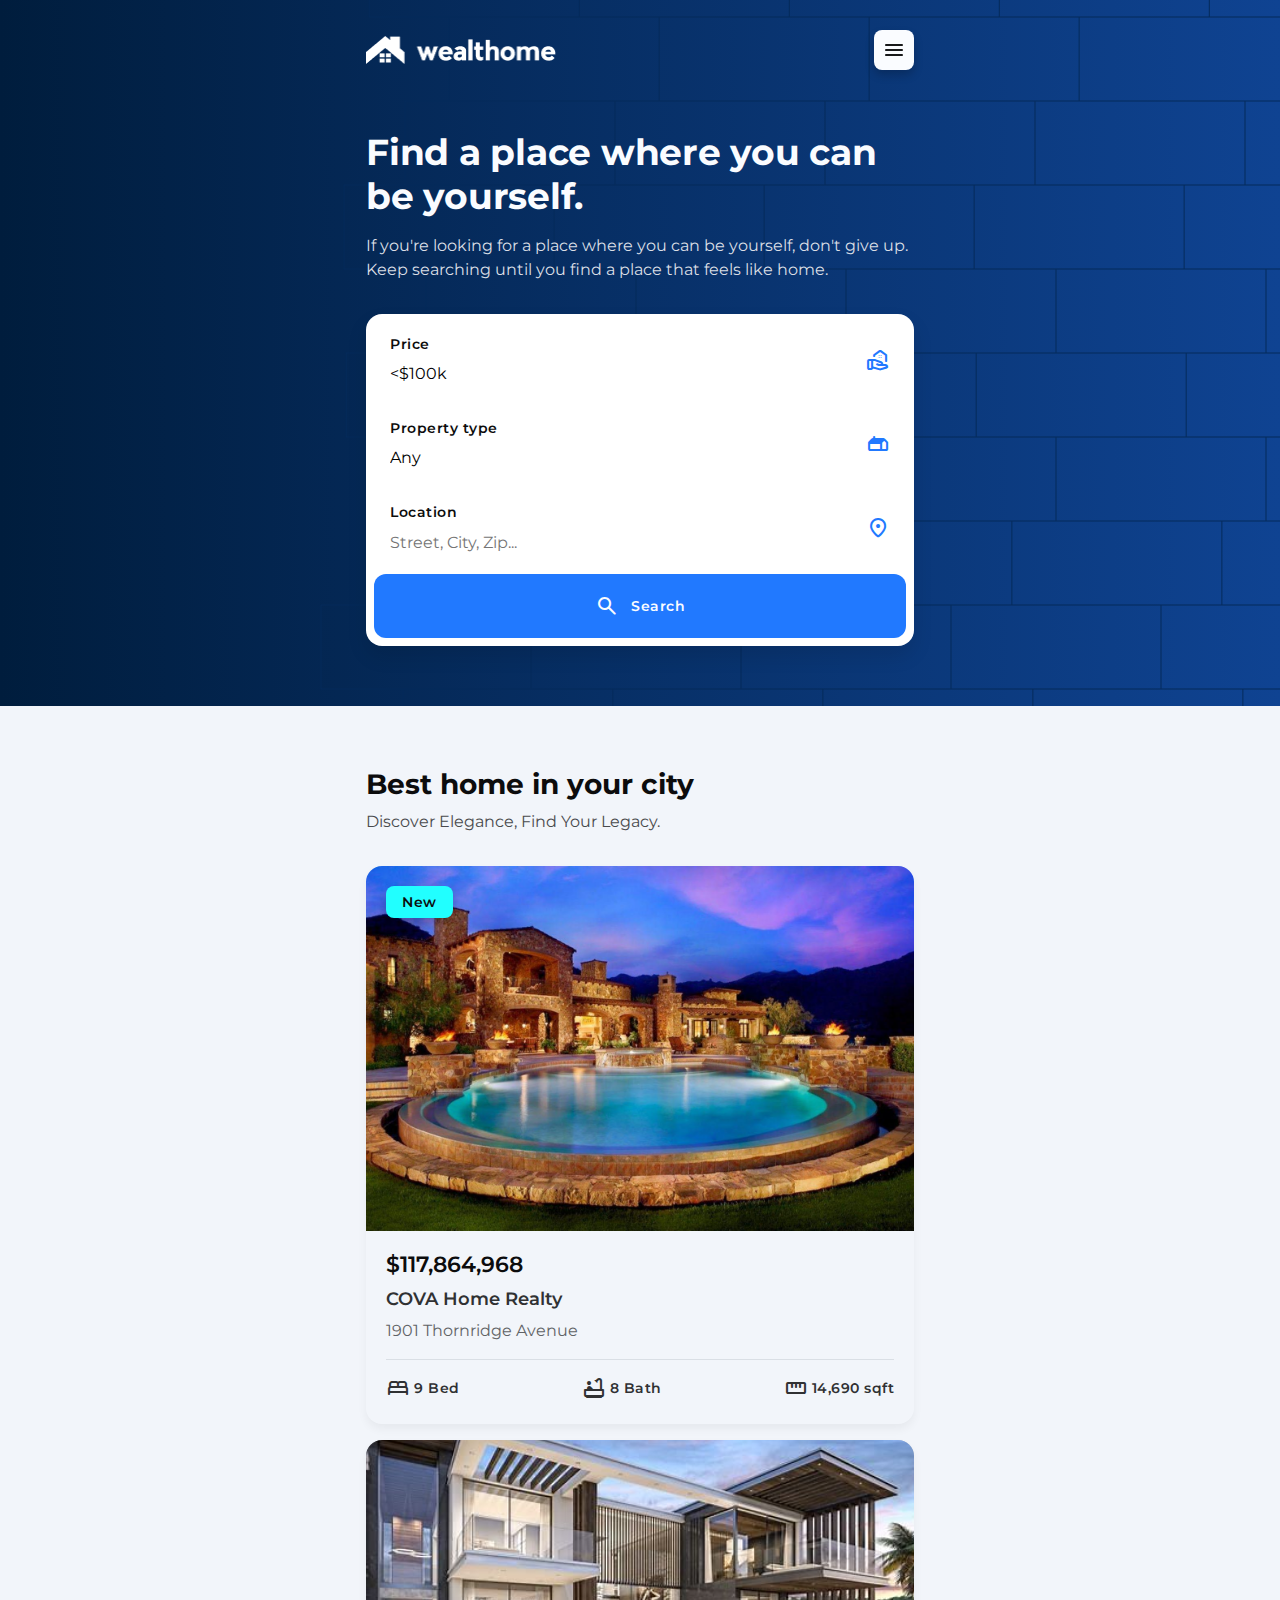
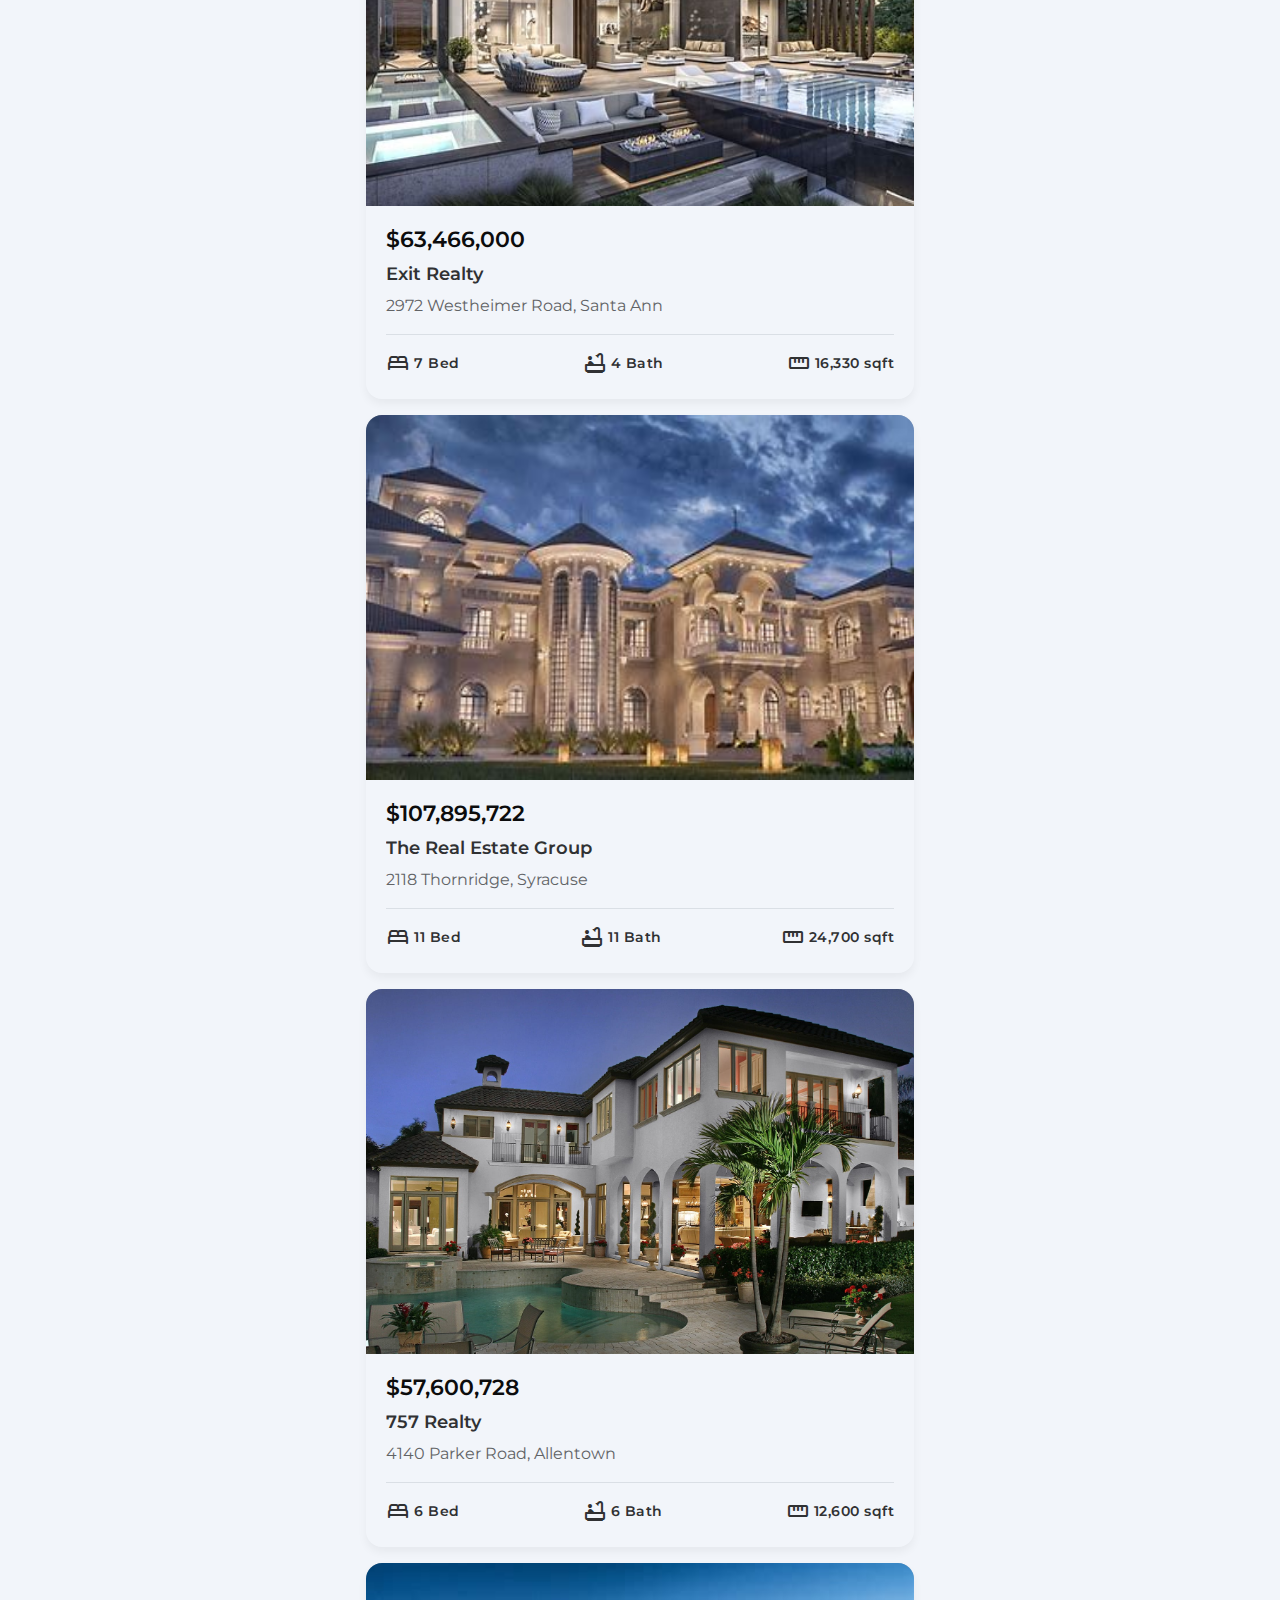
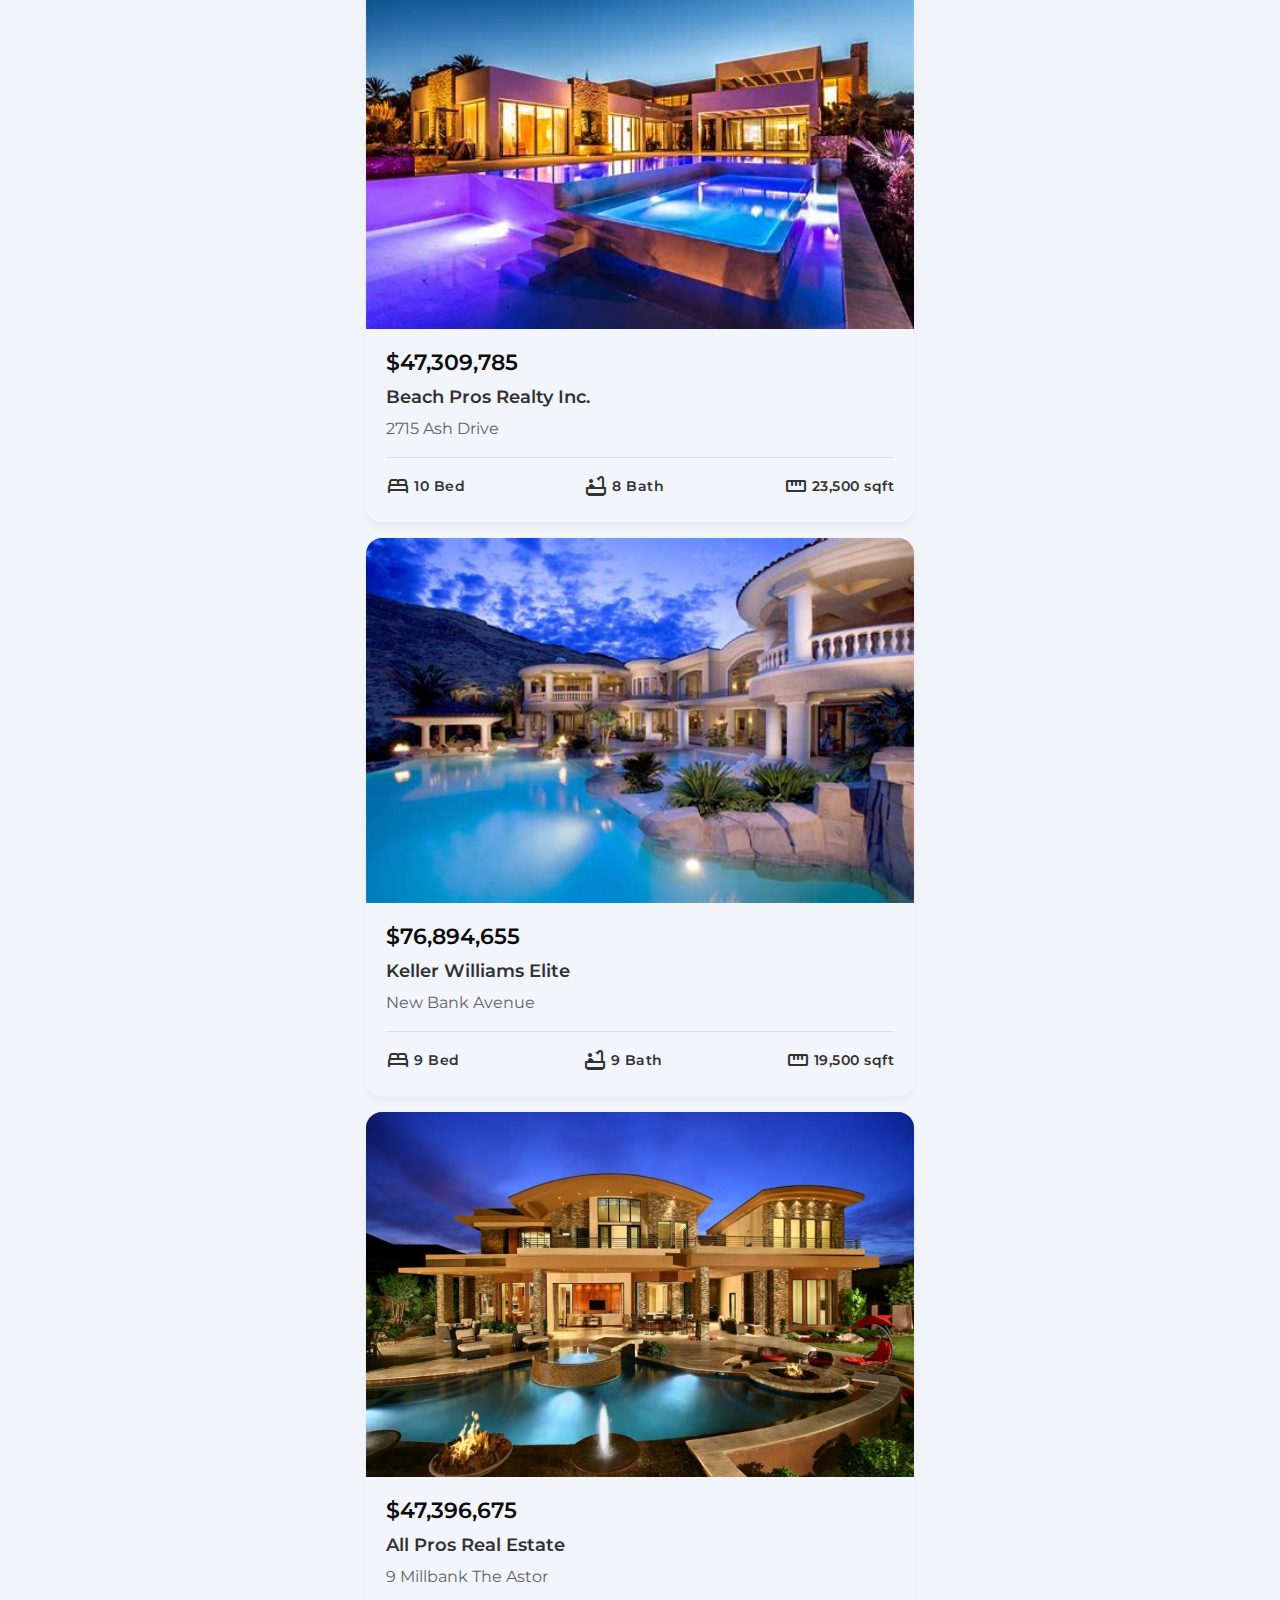
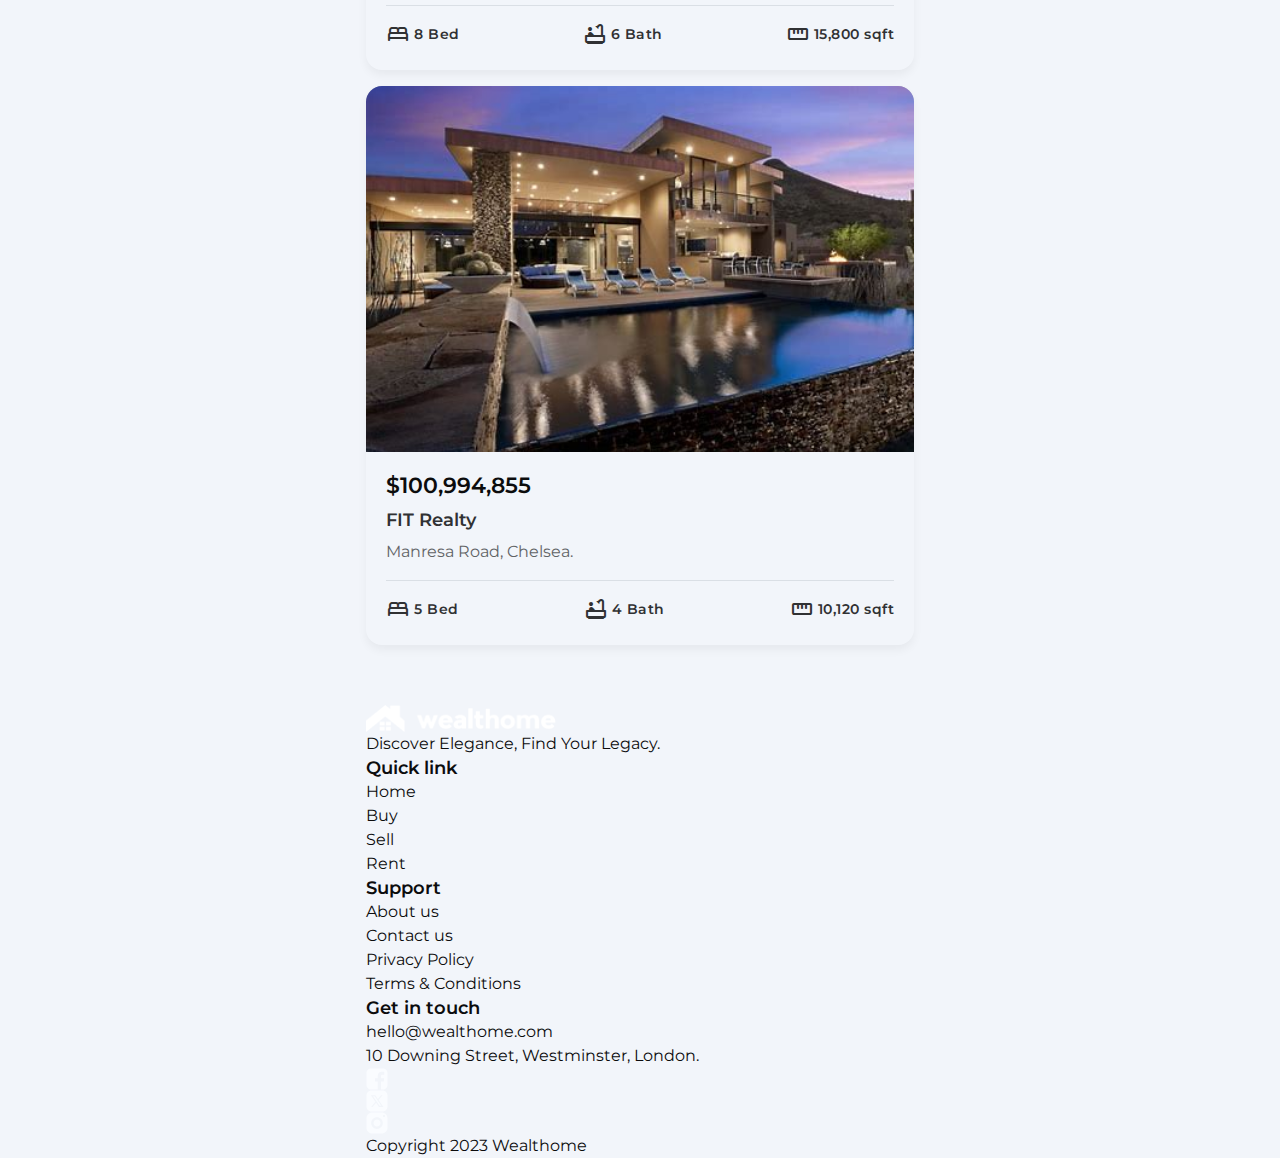
<file: index.html>
<!DOCTYPE html>
<html lang="en">
<head>
  <meta charset="UTF-8">
  <meta name="viewport" content="width=device-width, initial-scale=1.0">

   <!-- 
    - favicon 
  -->
  <link rel="shortcut icon" href="./favicon.svg" type="image/svg+xml">

  <!-- 
    - google font link
  -->
  <link rel="preconnect" href="https://fonts.googleapis.com">
  <link rel="preconnect" href="https://fonts.gstatic.com" crossorigin>
  <link href="https://fonts.googleapis.com/css2?family=Montserrat:wght@400;600;700&display=swap" rel="stylesheet">

  <!-- 
    - google icon link
  -->
  <link rel="stylesheet" href="https://fonts.googleapis.com/css2?family=Material+Symbols+Rounded:opsz,wght,FILL,GRAD@24,400,0..1,0" />

  <!-- 
    - custom css link
  -->
  <link rel="stylesheet" href="./assets/css/explore.css">

  <!-- 
    - custom js link
  -->
  <script src="./assets/js/script.js" defer></script>

  <!-- 
    - preload images
  -->

</head>
<body>

  <!-- 
    - #HEADER
  -->

  <header class="header" data-header>
    <div class="container">

      <a href="#" class="logo">
        <img src="./assets/images/logo.png" width="190" height="28" alt="wealthome">
      </a>

      <nav class="navbar" data-navbar>

        <ul class="navbar-list">

          <li>
            <a href="#" class="navbar-link label-medium active">Home</a>
          </li>

          <li>
            <a href="#" class="navbar-link label-medium">Rent</a>
          </li>

          <li>
            <a href="#" class="navbar-link label-medium">Buy</a>
          </li>

          <li>
            <a href="#" class="navbar-link label-medium">About</a>
          </li>

        </ul>

        <div class="navbar-wrapper">
          <a href="login.html" class="btn-link label-medium">Login</a>
          <a href="signin.html" class="btn btn-fill label-medium">Get Started</a>
        </div>

      </nav>

      <button class="nav-toggle-btn icon-btn" aria-label="toggle navbar" data-nav-toggler>
        <span class="material-symbols-rounded open" aria-hidden="true">menu</span>

        <span class="material-symbols-rounded close" aria-hidden="true">close</span>
      </button>

    </div>
  </header>





  <main>
    <article>

      <!-- 
        - #HERO
      -->

      <section class="hero">
        <div class="container">

          <div class="hero-content">

            <h1 class="headline-large hero-title">Find a place where you can be yourself.</h1>

            <p class="body-large hero-text">
              If you're looking for a place where you can be yourself, don't give up. Keep searching until you find a place that feels like home.
            </p>

            <form action="./" method="get" class="search-bar">

                <label class="search-item">
                  <span class="label-medium label">Price</span>
  
                  <select name="Price" class="search-item-field body-medium">
                    <option value="buy" selected><$100k</option>
                    <option value="sell">>$100,000</option>
                    <option value="rent">>$1,000,000</option>
                  </select>
  
                  <span class="material-symbols-rounded" aria-hidden="true">real_estate_agent</span>
                </label>
  
                <label class="search-item">
                  <span class="label-medium label">Property type</span>
  
                  <select name="property-type" class="search-item-field body-medium">
                    <option value="any" selected>Any</option>
                    <option value="houses" >Houses</option>
                    <option value="apartments" >Apartments</option>
                    <option value="villa" >Villa</option>
                    <option value="townhome" >Townhome</option>
                    <option value="bungalow" >Bungalow</option>
                    <option value="loft" >Loft</option>
                  </select>
  
                  <span class="material-symbols-rounded" aria-hidden="true">gite</span>
                </label>
  
                <label class="search-item">
                  <span class="label-medium label">Location</span>
  
                  <input type="text" name="location" placeholder="Street, City, Zip..." class="search-item-field body-medium">
  
                  <span class="material-symbols-rounded" aria-hidden="true">location_on</span>
                </label>
  
                <button type="submit" class="search-btn">
                  <span class="material-symbols-rounded" aria-hidden="true">search</span>
  
                  <span class="label-medium">Search</span>
                </button>
  
  
  
     
  
  
  
  
  
  
              </form>
  
            </div>
  
            <img src="./assets/images/hero.png" width="816" height="659" role="presentation" class="hero-banner">
  
            <img src="./assets/images/bg-pattern.png" width="1240" height="840" role="presentation" class="bg-pattern">
  
          </div>
        </section>
  
  
  
  
  
        <!-- 
          - #PROPERTY SECTION
        -->
  
        <section class="section property" aria-labelledby="property-label">
          <div class="container">
  
            <div class="title-wrapper">
  
              <div>
                <h2 class="section-title headline-small">Best home in your city</h2>
  
                <p class="section-text body-large">
                 Discover Elegance, Find Your Legacy.
                </p>
              </div>
  
              
  
  
  
            </div>
  
            <div class="property-list">
  
              <div class="card">
  
                <div class="card-banner">
  
                  <figure class="img-holder" style="--width: 585; --height: 390;">
                    <img src="./assets/images/property-1.jpg" width="585" height="390" alt="COVA Home Realty" class="img-cover">
                  </figure>
  
                  <span class="badge label-medium">New</span>
  
                  <button class="icon-btn fav-btn" aria-label="add to favorite" data-toggle-btn>
                    <span class="material-symbols-rounded" aria-hidden="true">favorite</span>
                  </button>
  
                </div>
  
                <div class="card-content">
  
                  <span class="title-large">$117,864,968</span>
  
                  <h3>
                    <a href="#" class="title-small card-title">COVA Home Realty</a>
                  </h3>
  
                  <address class="body-medium card-text">
                    1901 Thornridge Avenue
                  </address>
  
                  <div class="card-meta-list">
  
                    <div class="meta-item">
                      <span class="material-symbols-rounded meta-icon" aria-hidden="true">bed</span>
  
                      <span class="meta-text label-medium">9 Bed</span>
                    </div>
  
                    <div class="meta-item">
                      <span class="material-symbols-rounded meta-icon" aria-hidden="true">bathtub</span>
  
                      <span class="meta-text label-medium">8 Bath</span>
                    </div>
  
                    <div class="meta-item">
                      <span class="material-symbols-rounded meta-icon" aria-hidden="true">straighten</span>
  
                      <span class="meta-text label-medium">14,690 sqft </span>
                    </div>
                    
                  </div>
  
                </div>
  
              </div>
  
              <div class="card">
  
                <div class="card-banner">
  
                  <figure class="img-holder" style="--width: 585; --height: 390;">
                    <img src="./assets/images/property-2.jpg" width="585" height="390" alt="Exit Realty" class="img-cover">
                  </figure>
  
                  <button class="icon-btn fav-btn" aria-label="add to favorite" data-toggle-btn>
                    <span class="material-symbols-rounded" aria-hidden="true">favorite</span>
                  </button>
  
                </div>
  
                <div class="card-content">
  
                  <span class="title-large">$63,466,000 </span>
  
                  <h3>
                    <a href="#" class="title-small card-title">Exit Realty</a>
                  </h3>
  
                  <address class="body-medium card-text">
                    2972 Westheimer Road, Santa Ann
                  </address>
  
                  <div class="card-meta-list">
  
                    <div class="meta-item">
                      <span class="material-symbols-rounded meta-icon" aria-hidden="true">bed</span>
  
                      <span class="meta-text label-medium">7 Bed</span>
                    </div>
  
                    <div class="meta-item">
                      <span class="material-symbols-rounded meta-icon" aria-hidden="true">bathtub</span>
  
                      <span class="meta-text label-medium">4 Bath</span>
                    </div>
  
                    <div class="meta-item">
                      <span class="material-symbols-rounded meta-icon" aria-hidden="true">straighten</span>
  
                      <span class="meta-text label-medium">16,330 sqft </span>
                    </div>
                    
                  </div>
  
                </div>
  
              </div>
  
              <div class="card">
  
                <div class="card-banner">
  
                  <figure class="img-holder" style="--width: 585; --height: 390;">
                    <img src="./assets/images/property-3.jpg" width="585" height="390" alt="The Real Estate Group" class="img-cover">
                  </figure>
  
                  <button class="icon-btn fav-btn" aria-label="add to favorite" data-toggle-btn>
                    <span class="material-symbols-rounded" aria-hidden="true">favorite</span>
                  </button>
  
                </div>
  
                <div class="card-content">
  
                  <span class="title-large">$107,895,722</span>
  
                  <h3>
                    <a href="#" class="title-small card-title">The Real Estate Group</a>
                  </h3>
  
                  <address class="body-medium card-text">
                    2118 Thornridge, Syracuse
                  </address>
  
                  <div class="card-meta-list">
  
                    <div class="meta-item">
                      <span class="material-symbols-rounded meta-icon" aria-hidden="true">bed</span>
  
                      <span class="meta-text label-medium">11 Bed</span>
                    </div>
  
                    <div class="meta-item">
                      <span class="material-symbols-rounded meta-icon" aria-hidden="true">bathtub</span>
  
                      <span class="meta-text label-medium">11 Bath</span>
                    </div>
  
                    <div class="meta-item">
                      <span class="material-symbols-rounded meta-icon" aria-hidden="true">straighten</span>
  
                      <span class="meta-text label-medium">24,700 sqft </span>
                    </div>
                    
                  </div>
  
                </div>
  
              </div>
  
              <div class="card">
  
                <div class="card-banner">
  
                  <figure class="img-holder" style="--width: 585; --height: 390;">
                    <img src="./assets/images/property-4.jpg" width="585" height="390" alt="757 Realty" class="img-cover">
                  </figure>
  
                  <button class="icon-btn fav-btn" aria-label="add to favorite" data-toggle-btn>
                    <span class="material-symbols-rounded" aria-hidden="true">favorite</span>
                  </button>
  
                </div>
  
                <div class="card-content">
  
                  <span class="title-large">$57,600,728</span>
  
                  <h3>
                    <a href="#" class="title-small card-title">757 Realty</a>
                  </h3>
  
                  <address class="body-medium card-text">
                    4140 Parker Road, Allentown
                  </address>
  
                  <div class="card-meta-list">
  
                    <div class="meta-item">
                      <span class="material-symbols-rounded meta-icon" aria-hidden="true">bed</span>
  
                      <span class="meta-text label-medium">6 Bed</span>
                    </div>
  
                    <div class="meta-item">
                      <span class="material-symbols-rounded meta-icon" aria-hidden="true">bathtub</span>
  
                      <span class="meta-text label-medium">6 Bath</span>
                    </div>
  
                    <div class="meta-item">
                      <span class="material-symbols-rounded meta-icon" aria-hidden="true">straighten</span>
  
                      <span class="meta-text label-medium">12,600 sqft </span>
                    </div>
                    
                  </div>
  
                </div>
  
              </div>
  
              <div class="card">
  
                <div class="card-banner">
  
                  <figure class="img-holder" style="--width: 585; --height: 390;">
                    <img src="./assets/images/property-5.jpg" width="585" height="390" alt="Beach Pros Realty Inc." class="img-cover">
                  </figure>
  
                  <button class="icon-btn fav-btn" aria-label="add to favorite" data-toggle-btn>
                    <span class="material-symbols-rounded" aria-hidden="true">favorite</span>
                  </button>
  
                </div>
  
                <div class="card-content">
  
                  <span class="title-large">$47,309,785</span>
  
                  <h3>
                    <a href="#" class="title-small card-title">Beach Pros Realty Inc.</a>
                  </h3>
  
                  <address class="body-medium card-text">
                    2715 Ash Drive 
                  </address>
  
                  <div class="card-meta-list">
  
                    <div class="meta-item">
                      <span class="material-symbols-rounded meta-icon" aria-hidden="true">bed</span>
  
                      <span class="meta-text label-medium">10 Bed</span>
                    </div>
  
                    <div class="meta-item">
                      <span class="material-symbols-rounded meta-icon" aria-hidden="true">bathtub</span>
  
                      <span class="meta-text label-medium">8 Bath</span>
                    </div>
  
                    <div class="meta-item">
                      <span class="material-symbols-rounded meta-icon" aria-hidden="true">straighten</span>
  
                      <span class="meta-text label-medium">23,500 sqft</span>
                    </div>
                    
                  </div>
  
                </div>
  
              </div>
  
              <div class="card">
  
                <div class="card-banner">
  
                  <figure class="img-holder" style="--width: 585; --height: 390;">
                    <img src="./assets/images/property-6.jpg" width="585" height="390" alt="Keller Williams Elite Town Center" class="img-cover">
                  </figure>
  
                  <button class="icon-btn fav-btn" aria-label="add to favorite" data-toggle-btn>
                    <span class="material-symbols-rounded" aria-hidden="true">favorite</span>
                  </button>
  
                </div>
  
                <div class="card-content">
  
                  <span class="title-large">$76,894,655</span>
  
                  <h3>
                    <a href="#" class="title-small card-title">Keller Williams Elite</a>
                  </h3>
  
                  <address class="body-medium card-text">
                    New Bank Avenue
                  </address>
  
                  <div class="card-meta-list">
  
                    <div class="meta-item">
                      <span class="material-symbols-rounded meta-icon" aria-hidden="true">bed</span>
  
                      <span class="meta-text label-medium">9 Bed</span>
                    </div>
  
                    <div class="meta-item">
                      <span class="material-symbols-rounded meta-icon" aria-hidden="true">bathtub</span>
  
                      <span class="meta-text label-medium">9 Bath</span>
                    </div>
  
                    <div class="meta-item">
                      <span class="material-symbols-rounded meta-icon" aria-hidden="true">straighten</span>
  
                      <span class="meta-text label-medium">19,500 sqft</span>
                    </div>
                    
                  </div>
  
                </div>
  
              </div>
  
              <div class="card">
  
                <div class="card-banner">
  
                  <figure class="img-holder" style="--width: 585; --height: 390;">
                    <img src="./assets/images/property-7.jpg" width="585" height="390" alt="All Pros Real Estate" class="img-cover">
                  </figure>
  
                  <button class="icon-btn fav-btn" aria-label="add to favorite" data-toggle-btn>
                    <span class="material-symbols-rounded" aria-hidden="true">favorite</span>
                  </button>
  
                </div>
  
                <div class="card-content">
  
                  <span class="title-large">$47,396,675</span>
  
                  <h3>
                    <a href="#" class="title-small card-title">All Pros Real Estate</a>
                  </h3>
  
                  <address class="body-medium card-text">
                    9 Millbank The Astor
                  </address>
  
                  <div class="card-meta-list">
  
                    <div class="meta-item">
                      <span class="material-symbols-rounded meta-icon" aria-hidden="true">bed</span>
  
                      <span class="meta-text label-medium">8 Bed</span>
                    </div>
                    <div class="meta-item">
                        <span class="material-symbols-rounded meta-icon" aria-hidden="true">bathtub</span>
    
                        <span class="meta-text label-medium">6 Bath</span>
                      </div>
    
                      <div class="meta-item">
                        <span class="material-symbols-rounded meta-icon" aria-hidden="true">straighten</span>
    
                        <span class="meta-text label-medium">15,800 sqft</span>
                      </div>
                      
                    </div>
    
                  </div>
    
                </div>
    
                <div class="card">
    
                  <div class="card-banner">
    
                    <figure class="img-holder" style="--width: 585; --height: 390;">
                      <img src="./assets/images/property-8.jpg" width="585" height="390" alt="FIT Realty" class="img-cover">
                    </figure>
    
                    <button class="icon-btn fav-btn" aria-label="add to favorite" data-toggle-btn>
                      <span class="material-symbols-rounded" aria-hidden="true">favorite</span>
                    </button>
    
                  </div>
    
                  <div class="card-content">
    
                    <span class="title-large">$100,994,855</span>
    
                    <h3>
                      <a href="#" class="title-small card-title">FIT Realty</a>
                    </h3>
    
                    <address class="body-medium card-text">
                      Manresa Road, Chelsea.
                    </address>
    
                    <div class="card-meta-list">
    
                      <div class="meta-item">
                        <span class="material-symbols-rounded meta-icon" aria-hidden="true">bed</span>
    
                        <span class="meta-text label-medium">5 Bed</span>
                      </div>
    
                      <div class="meta-item">
                        <span class="material-symbols-rounded meta-icon" aria-hidden="true">bathtub</span>
    
                        <span class="meta-text label-medium">4 Bath</span>
                      </div>
    
                      <div class="meta-item">
                        <span class="material-symbols-rounded meta-icon" aria-hidden="true">straighten</span>
    
                        <span class="meta-text label-medium">10,120 sqft</span>
                      </div>
                      
                    </div>
    
                  </div>
    
                </div>
    
              </div>
    
            </div>
          </section>

          <!-- 
    - #FOOTER
  -->

  <footer class="footer">
    
    <div class="footer-top">
      <div class="container">

        <div class="footer-brand">
          <a href="#" class="logo">
            <img src="./assets/images/logo.png" width="190" height="28" alt="wealthome">
          </a>

          <p class="body-medium footer-text">
            Discover Elegance, Find Your Legacy.
          </p>
        </div>

        <nav class="footer-nav" aria-labelledby="nav-label-1">
          <p class="title-small footer-list-title" id="nav-label-1">Quick link</p>

          <ul class="footer-list">

            <li>
              <a href="#" class="body-medium footer-link">Home</a>
            </li>

            <li>
              <a href="#" class="body-medium footer-link">Buy</a>
            </li>

            <li>
              <a href="#" class="body-medium footer-link">Sell</a>
            </li>

            <li>
              <a href="#" class="body-medium footer-link">Rent</a>
            </li>

          </ul>
        </nav>

        <nav class="footer-nav" aria-labelledby="nav-label-2">
          <p class="title-small footer-list-title" id="nav-label-2">Support</p>

          <ul class="footer-list">

            <li>
              <a href="#" class="body-medium footer-link">About us</a>
            </li>

            <li>
              <a href="#" class="body-medium footer-link">Contact us</a>
            </li>

            <li>
              <a href="#" class="body-medium footer-link">Privacy Policy</a>
            </li>

            <li>
              <a href="#" class="body-medium footer-link">Terms & Conditions</a>
            </li>

          </ul>
        </nav>

        <nav class="footer-nav" aria-labelledby="nav-label-3">
          <p class="title-small footer-list-title" id="nav-label-3">Get in touch</p>

          <ul class="footer-list">

            <li>
              <a href="#" class="body-medium footer-link">hello@wealthome.com</a>
            </li>

            <li>
              <address class="address body-medium">
                10 Downing Street, Westminster, London.
              </address>
            </li>

            <li>
              
              <ul class="social-list">

                <li>
                  <a href="#" class="social-link">
                    <img src="./assets/images/facebook.svg" alt="facebook">
                  </a>
                </li>

                <li>
                  <a href="#" class="social-link">
                    <img src="./assets/images/twitter.svg" alt="twitter">
                  </a>
                </li>

                <li>
                  <a href="#" class="social-link">
                    <img src="./assets/images/insta.svg" alt="instagram">
                  </a>
                </li>

              </ul>

            </li>

          </ul>
        </nav>

      </div>
    </div>

    <div class="footer-bottom">
      <div class="container">

        <p class="copyright body-medium">
          Copyright 2023 Wealthome
        </p>

      </div>
    </div>

  </footer>
  
</body>





</html>
</file>
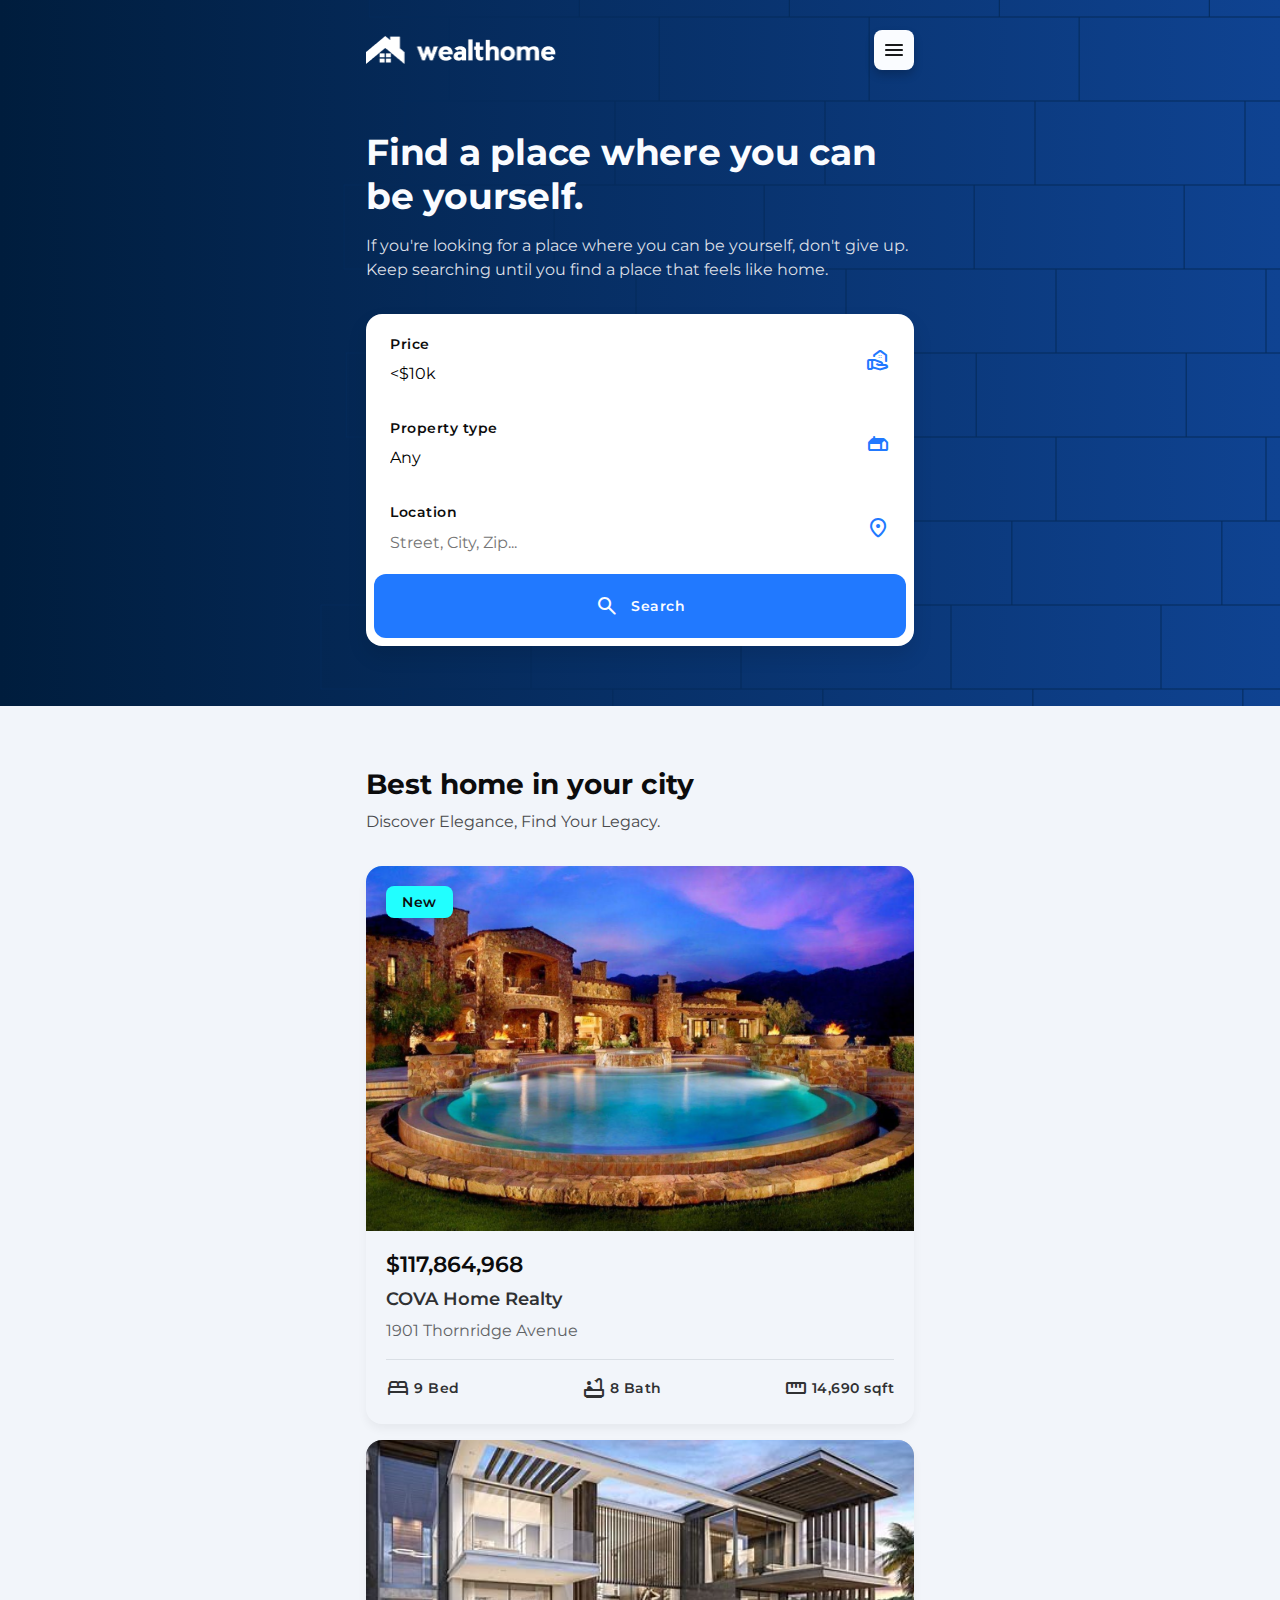
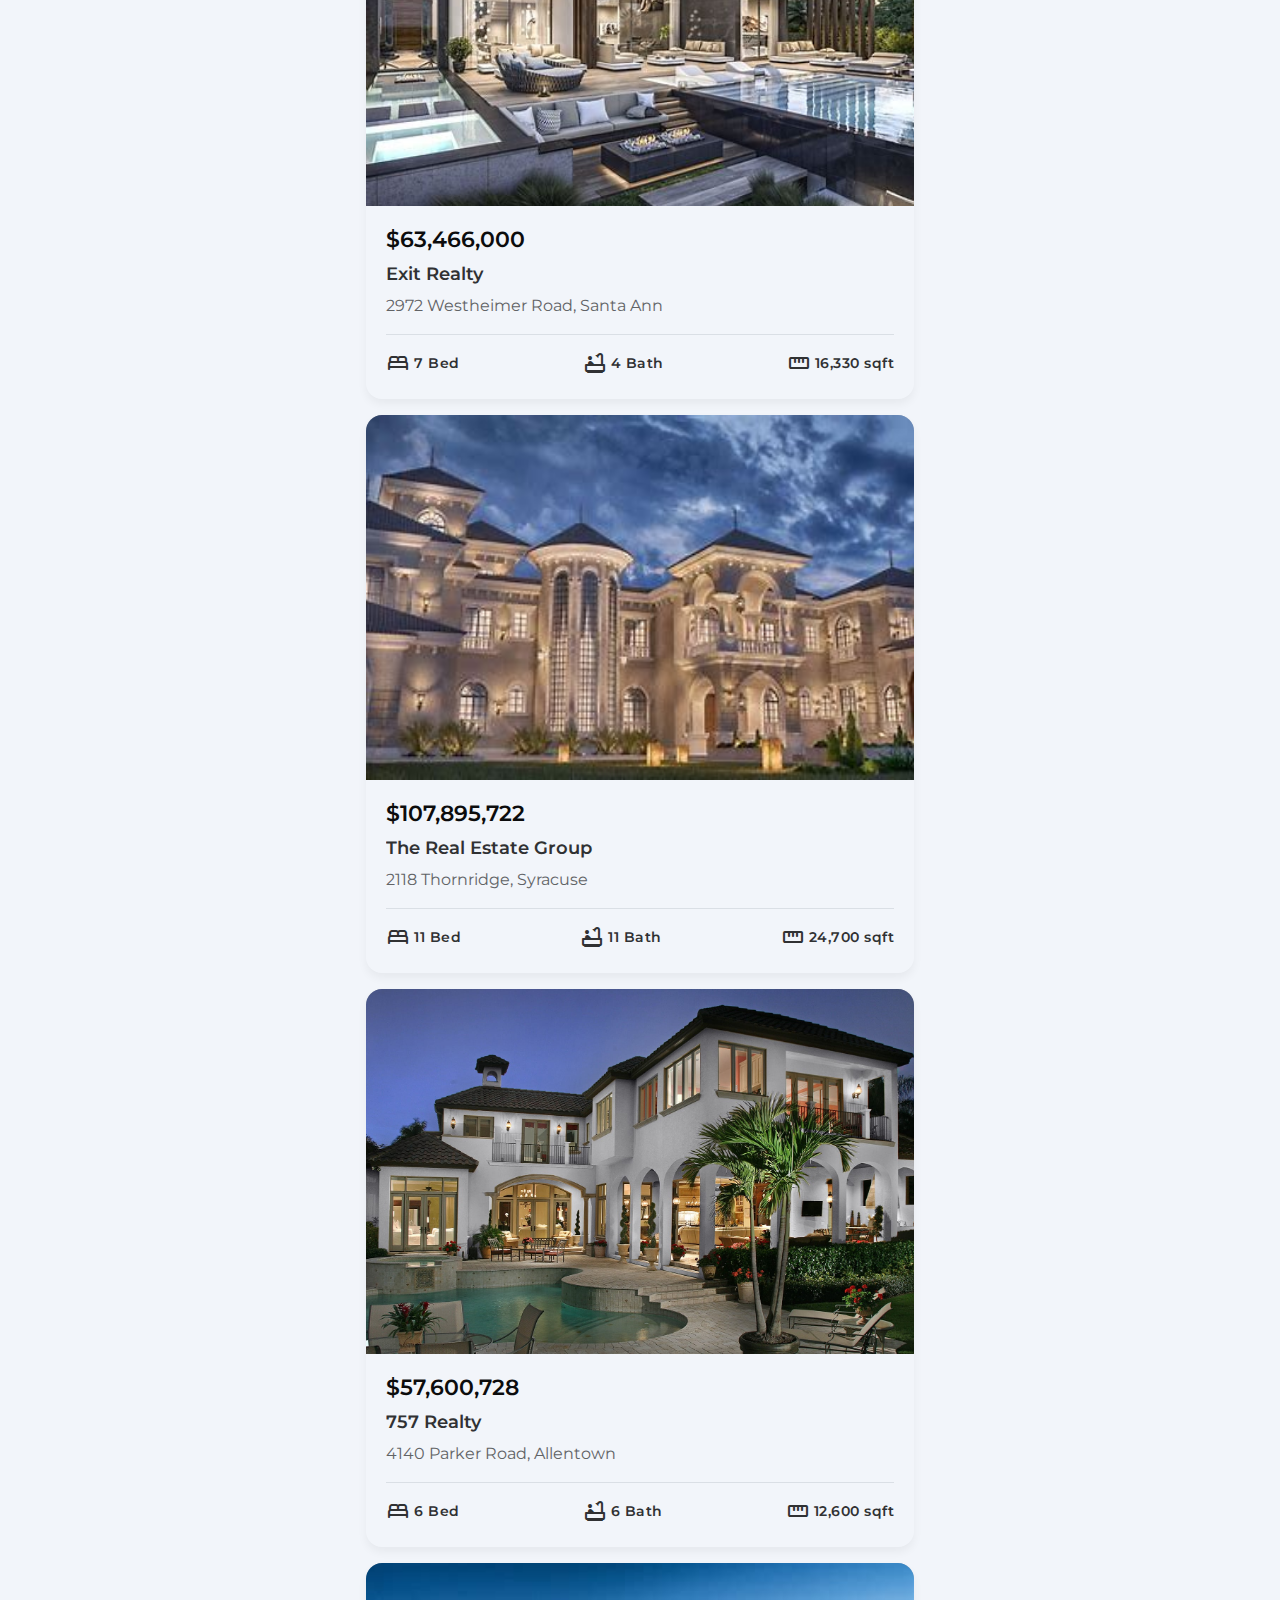
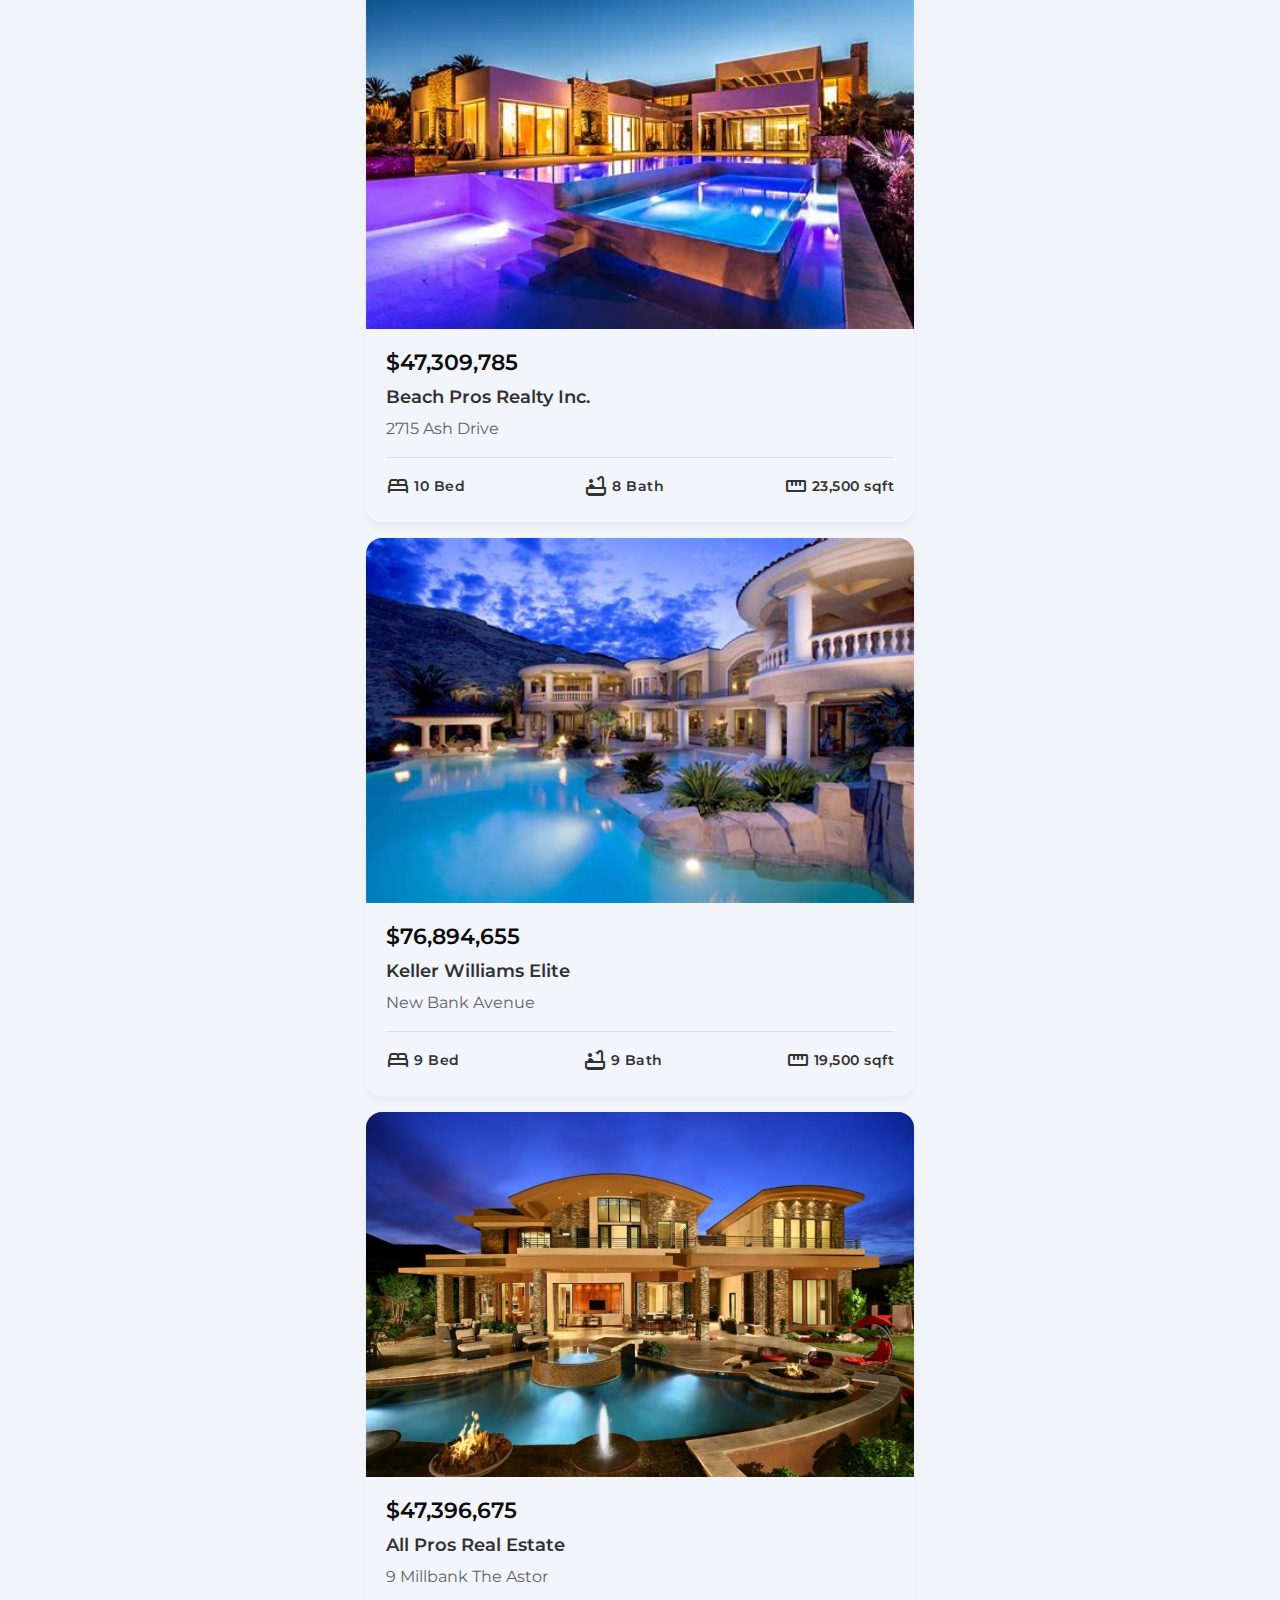
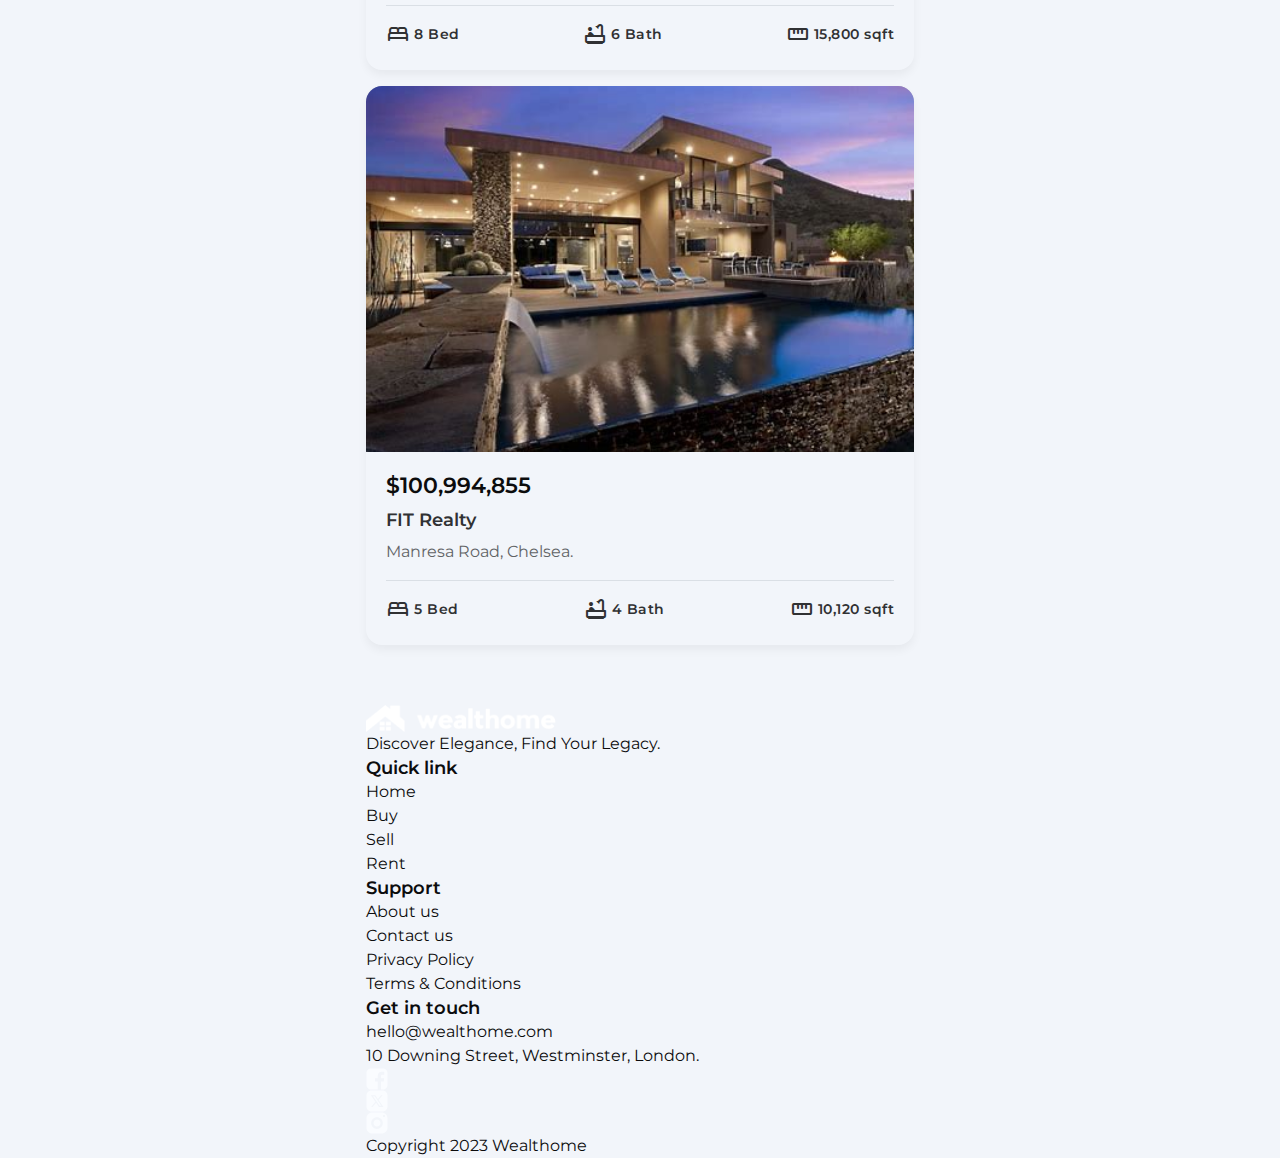
<file: explore.html>
<!DOCTYPE html>
<html lang="en">
<head>
  <meta charset="UTF-8">
  <meta name="viewport" content="width=device-width, initial-scale=1.0">

   <!-- 
    - favicon 
  -->
  <link rel="shortcut icon" href="./favicon.svg" type="image/svg+xml">

  <!-- 
    - google font link
  -->
  <link rel="preconnect" href="https://fonts.googleapis.com">
  <link rel="preconnect" href="https://fonts.gstatic.com" crossorigin>
  <link href="https://fonts.googleapis.com/css2?family=Montserrat:wght@400;600;700&display=swap" rel="stylesheet">

  <!-- 
    - google icon link
  -->
  <link rel="stylesheet" href="https://fonts.googleapis.com/css2?family=Material+Symbols+Rounded:opsz,wght,FILL,GRAD@24,400,0..1,0" />

  <!-- 
    - custom css link
  -->
  <link rel="stylesheet" href="./assets/css/explore.css">

  <!-- 
    - custom js link
  -->
  <script src="./assets/js/script.js" defer></script>

  <!-- 
    - preload images
  -->

</head>
<body>

  <!-- 
    - #HEADER
  -->

  <header class="header" data-header>
    <div class="container">

      <a href="#" class="logo">
        <img src="./assets/images/logo.png" width="190" height="28" alt="wealthome">
      </a>

      <nav class="navbar" data-navbar>

        <ul class="navbar-list">

          <li>
            <a href="#" class="navbar-link label-medium active">Home</a>
          </li>

          <li>
            <a href="#" class="navbar-link label-medium">Rent</a>
          </li>

          <li>
            <a href="#" class="navbar-link label-medium">Buy</a>
          </li>

          <li>
            <a href="#" class="navbar-link label-medium">About</a>
          </li>

        </ul>

        <div class="navbar-wrapper">
          <a href="login.html" class="btn-link label-medium">Login</a>
          <a href="signin.html" class="btn btn-fill label-medium">Get Started</a>
        </div>

      </nav>

      <button class="nav-toggle-btn icon-btn" aria-label="toggle navbar" data-nav-toggler>
        <span class="material-symbols-rounded open" aria-hidden="true">menu</span>

        <span class="material-symbols-rounded close" aria-hidden="true">close</span>
      </button>

    </div>
  </header>





  <main>
    <article>

      <!-- 
        - #HERO
      -->

      <section class="hero">
        <div class="container">

          <div class="hero-content">

            <h1 class="headline-large hero-title">Find a place where you can be yourself.</h1>

            <p class="body-large hero-text">
              If you're looking for a place where you can be yourself, don't give up. Keep searching until you find a place that feels like home.
            </p>

            <form action="./" method="get" class="search-bar">

                <label class="search-item">
                  <span class="label-medium label">Price</span>
  
                  <select name="Price" class="search-item-field body-medium">
                    <option value="buy" selected><$10k</option>
                    <option value="sell">>$10,000</option>
                    <option value="rent">>$100,000</option>
                  </select>
  
                  <span class="material-symbols-rounded" aria-hidden="true">real_estate_agent</span>
                </label>
  
                <label class="search-item">
                  <span class="label-medium label">Property type</span>
  
                  <select name="property-type" class="search-item-field body-medium">
                    <option value="any" selected>Any</option>
                    <option value="houses" >Houses</option>
                    <option value="apartments" >Apartments</option>
                    <option value="villa" >Villa</option>
                    <option value="townhome" >Townhome</option>
                    <option value="bungalow" >Bungalow</option>
                    <option value="loft" >Loft</option>
                  </select>
  
                  <span class="material-symbols-rounded" aria-hidden="true">gite</span>
                </label>
  
                <label class="search-item">
                  <span class="label-medium label">Location</span>
  
                  <input type="text" name="location" placeholder="Street, City, Zip..." class="search-item-field body-medium">
  
                  <span class="material-symbols-rounded" aria-hidden="true">location_on</span>
                </label>
  
                <button type="submit" class="search-btn">
                  <span class="material-symbols-rounded" aria-hidden="true">search</span>
  
                  <span class="label-medium">Search</span>
                </button>
  
  
  
     
  
  
  
  
  
  
              </form>
  
            </div>
  
            <img src="./assets/images/hero.png" width="816" height="659" role="presentation" class="hero-banner">
  
            <img src="./assets/images/bg-pattern.png" width="1240" height="840" role="presentation" class="bg-pattern">
  
          </div>
        </section>
  
  
  
  
  
        <!-- 
          - #PROPERTY SECTION
        -->
  
        <section class="section property" aria-labelledby="property-label">
          <div class="container">
  
            <div class="title-wrapper">
  
              <div>
                <h2 class="section-title headline-small">Best home in your city</h2>
  
                <p class="section-text body-large">
                 Discover Elegance, Find Your Legacy.
                </p>
              </div>
  
              
  
  
  
            </div>
  
            <div class="property-list">
  
              <div class="card">
  
                <div class="card-banner">
  
                  <figure class="img-holder" style="--width: 585; --height: 390;">
                    <img src="./assets/images/property-1.jpg" width="585" height="390" alt="COVA Home Realty" class="img-cover">
                  </figure>
  
                  <span class="badge label-medium">New</span>
  
                  <button class="icon-btn fav-btn" aria-label="add to favorite" data-toggle-btn>
                    <span class="material-symbols-rounded" aria-hidden="true">favorite</span>
                  </button>
  
                </div>
  
                <div class="card-content">
  
                  <span class="title-large">$117,864,968</span>
  
                  <h3>
                    <a href="#" class="title-small card-title">COVA Home Realty</a>
                  </h3>
  
                  <address class="body-medium card-text">
                    1901 Thornridge Avenue
                  </address>
  
                  <div class="card-meta-list">
  
                    <div class="meta-item">
                      <span class="material-symbols-rounded meta-icon" aria-hidden="true">bed</span>
  
                      <span class="meta-text label-medium">9 Bed</span>
                    </div>
  
                    <div class="meta-item">
                      <span class="material-symbols-rounded meta-icon" aria-hidden="true">bathtub</span>
  
                      <span class="meta-text label-medium">8 Bath</span>
                    </div>
  
                    <div class="meta-item">
                      <span class="material-symbols-rounded meta-icon" aria-hidden="true">straighten</span>
  
                      <span class="meta-text label-medium">14,690 sqft </span>
                    </div>
                    
                  </div>
  
                </div>
  
              </div>
  
              <div class="card">
  
                <div class="card-banner">
  
                  <figure class="img-holder" style="--width: 585; --height: 390;">
                    <img src="./assets/images/property-2.jpg" width="585" height="390" alt="Exit Realty" class="img-cover">
                  </figure>
  
                  <button class="icon-btn fav-btn" aria-label="add to favorite" data-toggle-btn>
                    <span class="material-symbols-rounded" aria-hidden="true">favorite</span>
                  </button>
  
                </div>
  
                <div class="card-content">
  
                  <span class="title-large">$63,466,000 </span>
  
                  <h3>
                    <a href="#" class="title-small card-title">Exit Realty</a>
                  </h3>
  
                  <address class="body-medium card-text">
                    2972 Westheimer Road, Santa Ann
                  </address>
  
                  <div class="card-meta-list">
  
                    <div class="meta-item">
                      <span class="material-symbols-rounded meta-icon" aria-hidden="true">bed</span>
  
                      <span class="meta-text label-medium">7 Bed</span>
                    </div>
  
                    <div class="meta-item">
                      <span class="material-symbols-rounded meta-icon" aria-hidden="true">bathtub</span>
  
                      <span class="meta-text label-medium">4 Bath</span>
                    </div>
  
                    <div class="meta-item">
                      <span class="material-symbols-rounded meta-icon" aria-hidden="true">straighten</span>
  
                      <span class="meta-text label-medium">16,330 sqft </span>
                    </div>
                    
                  </div>
  
                </div>
  
              </div>
  
              <div class="card">
  
                <div class="card-banner">
  
                  <figure class="img-holder" style="--width: 585; --height: 390;">
                    <img src="./assets/images/property-3.jpg" width="585" height="390" alt="The Real Estate Group" class="img-cover">
                  </figure>
  
                  <button class="icon-btn fav-btn" aria-label="add to favorite" data-toggle-btn>
                    <span class="material-symbols-rounded" aria-hidden="true">favorite</span>
                  </button>
  
                </div>
  
                <div class="card-content">
  
                  <span class="title-large">$107,895,722</span>
  
                  <h3>
                    <a href="#" class="title-small card-title">The Real Estate Group</a>
                  </h3>
  
                  <address class="body-medium card-text">
                    2118 Thornridge, Syracuse
                  </address>
  
                  <div class="card-meta-list">
  
                    <div class="meta-item">
                      <span class="material-symbols-rounded meta-icon" aria-hidden="true">bed</span>
  
                      <span class="meta-text label-medium">11 Bed</span>
                    </div>
  
                    <div class="meta-item">
                      <span class="material-symbols-rounded meta-icon" aria-hidden="true">bathtub</span>
  
                      <span class="meta-text label-medium">11 Bath</span>
                    </div>
  
                    <div class="meta-item">
                      <span class="material-symbols-rounded meta-icon" aria-hidden="true">straighten</span>
  
                      <span class="meta-text label-medium">24,700 sqft </span>
                    </div>
                    
                  </div>
  
                </div>
  
              </div>
  
              <div class="card">
  
                <div class="card-banner">
  
                  <figure class="img-holder" style="--width: 585; --height: 390;">
                    <img src="./assets/images/property-4.jpg" width="585" height="390" alt="757 Realty" class="img-cover">
                  </figure>
  
                  <button class="icon-btn fav-btn" aria-label="add to favorite" data-toggle-btn>
                    <span class="material-symbols-rounded" aria-hidden="true">favorite</span>
                  </button>
  
                </div>
  
                <div class="card-content">
  
                  <span class="title-large">$57,600,728</span>
  
                  <h3>
                    <a href="#" class="title-small card-title">757 Realty</a>
                  </h3>
  
                  <address class="body-medium card-text">
                    4140 Parker Road, Allentown
                  </address>
  
                  <div class="card-meta-list">
  
                    <div class="meta-item">
                      <span class="material-symbols-rounded meta-icon" aria-hidden="true">bed</span>
  
                      <span class="meta-text label-medium">6 Bed</span>
                    </div>
  
                    <div class="meta-item">
                      <span class="material-symbols-rounded meta-icon" aria-hidden="true">bathtub</span>
  
                      <span class="meta-text label-medium">6 Bath</span>
                    </div>
  
                    <div class="meta-item">
                      <span class="material-symbols-rounded meta-icon" aria-hidden="true">straighten</span>
  
                      <span class="meta-text label-medium">12,600 sqft </span>
                    </div>
                    
                  </div>
  
                </div>
  
              </div>
  
              <div class="card">
  
                <div class="card-banner">
  
                  <figure class="img-holder" style="--width: 585; --height: 390;">
                    <img src="./assets/images/property-5.jpg" width="585" height="390" alt="Beach Pros Realty Inc." class="img-cover">
                  </figure>
  
                  <button class="icon-btn fav-btn" aria-label="add to favorite" data-toggle-btn>
                    <span class="material-symbols-rounded" aria-hidden="true">favorite</span>
                  </button>
  
                </div>
  
                <div class="card-content">
  
                  <span class="title-large">$47,309,785</span>
  
                  <h3>
                    <a href="#" class="title-small card-title">Beach Pros Realty Inc.</a>
                  </h3>
  
                  <address class="body-medium card-text">
                    2715 Ash Drive 
                  </address>
  
                  <div class="card-meta-list">
  
                    <div class="meta-item">
                      <span class="material-symbols-rounded meta-icon" aria-hidden="true">bed</span>
  
                      <span class="meta-text label-medium">10 Bed</span>
                    </div>
  
                    <div class="meta-item">
                      <span class="material-symbols-rounded meta-icon" aria-hidden="true">bathtub</span>
  
                      <span class="meta-text label-medium">8 Bath</span>
                    </div>
  
                    <div class="meta-item">
                      <span class="material-symbols-rounded meta-icon" aria-hidden="true">straighten</span>
  
                      <span class="meta-text label-medium">23,500 sqft</span>
                    </div>
                    
                  </div>
  
                </div>
  
              </div>
  
              <div class="card">
  
                <div class="card-banner">
  
                  <figure class="img-holder" style="--width: 585; --height: 390;">
                    <img src="./assets/images/property-6.jpg" width="585" height="390" alt="Keller Williams Elite Town Center" class="img-cover">
                  </figure>
  
                  <button class="icon-btn fav-btn" aria-label="add to favorite" data-toggle-btn>
                    <span class="material-symbols-rounded" aria-hidden="true">favorite</span>
                  </button>
  
                </div>
  
                <div class="card-content">
  
                  <span class="title-large">$76,894,655</span>
  
                  <h3>
                    <a href="#" class="title-small card-title">Keller Williams Elite</a>
                  </h3>
  
                  <address class="body-medium card-text">
                    New Bank Avenue
                  </address>
  
                  <div class="card-meta-list">
  
                    <div class="meta-item">
                      <span class="material-symbols-rounded meta-icon" aria-hidden="true">bed</span>
  
                      <span class="meta-text label-medium">9 Bed</span>
                    </div>
  
                    <div class="meta-item">
                      <span class="material-symbols-rounded meta-icon" aria-hidden="true">bathtub</span>
  
                      <span class="meta-text label-medium">9 Bath</span>
                    </div>
  
                    <div class="meta-item">
                      <span class="material-symbols-rounded meta-icon" aria-hidden="true">straighten</span>
  
                      <span class="meta-text label-medium">19,500 sqft</span>
                    </div>
                    
                  </div>
  
                </div>
  
              </div>
  
              <div class="card">
  
                <div class="card-banner">
  
                  <figure class="img-holder" style="--width: 585; --height: 390;">
                    <img src="./assets/images/property-7.jpg" width="585" height="390" alt="All Pros Real Estate" class="img-cover">
                  </figure>
  
                  <button class="icon-btn fav-btn" aria-label="add to favorite" data-toggle-btn>
                    <span class="material-symbols-rounded" aria-hidden="true">favorite</span>
                  </button>
  
                </div>
  
                <div class="card-content">
  
                  <span class="title-large">$47,396,675</span>
  
                  <h3>
                    <a href="#" class="title-small card-title">All Pros Real Estate</a>
                  </h3>
  
                  <address class="body-medium card-text">
                    9 Millbank The Astor
                  </address>
  
                  <div class="card-meta-list">
  
                    <div class="meta-item">
                      <span class="material-symbols-rounded meta-icon" aria-hidden="true">bed</span>
  
                      <span class="meta-text label-medium">8 Bed</span>
                    </div>
                    <div class="meta-item">
                        <span class="material-symbols-rounded meta-icon" aria-hidden="true">bathtub</span>
    
                        <span class="meta-text label-medium">6 Bath</span>
                      </div>
    
                      <div class="meta-item">
                        <span class="material-symbols-rounded meta-icon" aria-hidden="true">straighten</span>
    
                        <span class="meta-text label-medium">15,800 sqft</span>
                      </div>
                      
                    </div>
    
                  </div>
    
                </div>
    
                <div class="card">
    
                  <div class="card-banner">
    
                    <figure class="img-holder" style="--width: 585; --height: 390;">
                      <img src="./assets/images/property-8.jpg" width="585" height="390" alt="FIT Realty" class="img-cover">
                    </figure>
    
                    <button class="icon-btn fav-btn" aria-label="add to favorite" data-toggle-btn>
                      <span class="material-symbols-rounded" aria-hidden="true">favorite</span>
                    </button>
    
                  </div>
    
                  <div class="card-content">
    
                    <span class="title-large">$100,994,855</span>
    
                    <h3>
                      <a href="#" class="title-small card-title">FIT Realty</a>
                    </h3>
    
                    <address class="body-medium card-text">
                      Manresa Road, Chelsea.
                    </address>
    
                    <div class="card-meta-list">
    
                      <div class="meta-item">
                        <span class="material-symbols-rounded meta-icon" aria-hidden="true">bed</span>
    
                        <span class="meta-text label-medium">5 Bed</span>
                      </div>
    
                      <div class="meta-item">
                        <span class="material-symbols-rounded meta-icon" aria-hidden="true">bathtub</span>
    
                        <span class="meta-text label-medium">4 Bath</span>
                      </div>
    
                      <div class="meta-item">
                        <span class="material-symbols-rounded meta-icon" aria-hidden="true">straighten</span>
    
                        <span class="meta-text label-medium">10,120 sqft</span>
                      </div>
                      
                    </div>
    
                  </div>
    
                </div>
    
              </div>
    
            </div>
          </section>

          <!-- 
    - #FOOTER
  -->

  <footer class="footer">
    
    <div class="footer-top">
      <div class="container">

        <div class="footer-brand">
          <a href="#" class="logo">
            <img src="./assets/images/logo.png" width="190" height="28" alt="wealthome">
          </a>

          <p class="body-medium footer-text">
            Discover Elegance, Find Your Legacy.
          </p>
        </div>

        <nav class="footer-nav" aria-labelledby="nav-label-1">
          <p class="title-small footer-list-title" id="nav-label-1">Quick link</p>

          <ul class="footer-list">

            <li>
              <a href="#" class="body-medium footer-link">Home</a>
            </li>

            <li>
              <a href="#" class="body-medium footer-link">Buy</a>
            </li>

            <li>
              <a href="#" class="body-medium footer-link">Sell</a>
            </li>

            <li>
              <a href="#" class="body-medium footer-link">Rent</a>
            </li>

          </ul>
        </nav>

        <nav class="footer-nav" aria-labelledby="nav-label-2">
          <p class="title-small footer-list-title" id="nav-label-2">Support</p>

          <ul class="footer-list">

            <li>
              <a href="#" class="body-medium footer-link">About us</a>
            </li>

            <li>
              <a href="#" class="body-medium footer-link">Contact us</a>
            </li>

            <li>
              <a href="#" class="body-medium footer-link">Privacy Policy</a>
            </li>

            <li>
              <a href="#" class="body-medium footer-link">Terms & Conditions</a>
            </li>

          </ul>
        </nav>

        <nav class="footer-nav" aria-labelledby="nav-label-3">
          <p class="title-small footer-list-title" id="nav-label-3">Get in touch</p>

          <ul class="footer-list">

            <li>
              <a href="#" class="body-medium footer-link">hello@wealthome.com</a>
            </li>

            <li>
              <address class="address body-medium">
                10 Downing Street, Westminster, London.
              </address>
            </li>

            <li>
              
              <ul class="social-list">

                <li>
                  <a href="#" class="social-link">
                    <img src="./assets/images/facebook.svg" alt="facebook">
                  </a>
                </li>

                <li>
                  <a href="#" class="social-link">
                    <img src="./assets/images/twitter.svg" alt="twitter">
                  </a>
                </li>

                <li>
                  <a href="#" class="social-link">
                    <img src="./assets/images/insta.svg" alt="instagram">
                  </a>
                </li>

              </ul>

            </li>

          </ul>
        </nav>

      </div>
    </div>

    <div class="footer-bottom">
      <div class="container">

        <p class="copyright body-medium">
          Copyright 2023 Wealthome
        </p>

      </div>
    </div>

  </footer>
  
</body>





</html>
</file>
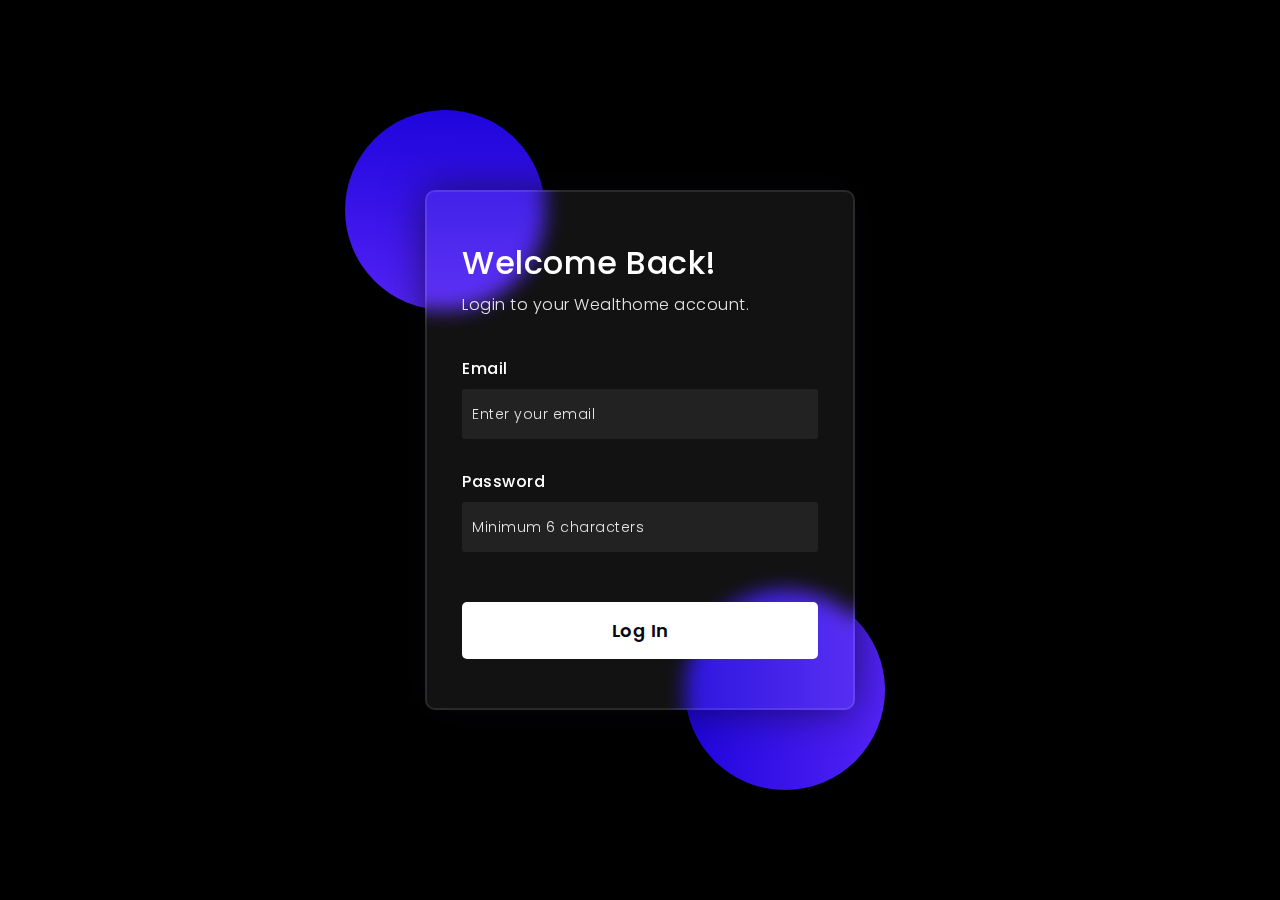
<file: login.html>
<!DOCTYPE html>
<html lang="en">
<head>
    <title> Sign-in Form</title>
    <!--Google Font-->
    <link rel="preconnect" href="https://fonts.gstatic.com">
    <link href="https://fonts.googleapis.com/css2?family=Poppins:wght@300;500;600&display=swap" rel="stylesheet">
    <!--Stylesheet-->
    <link rel="stylesheet" href="login.css">
    <script href="./assets/js/login.js"></script>
</head>
<body>
    <div class="background">
        <div class="shape"></div>
        <div class="shape"></div>
    </div>
    <form action = 'connect.php'>
        <h3>Welcome Back!
            <span>Login to your Wealthome account.</span>
        </h3>

        <label for="email">Email</label>
        <input type="text" placeholder="Enter your email" id="email">

        <label for="password">Password</label>
        <input type="password" placeholder="Minimum 6 characters" id="password">

        <button>Log In</button>
    </form>
</body>
</html>
</file>
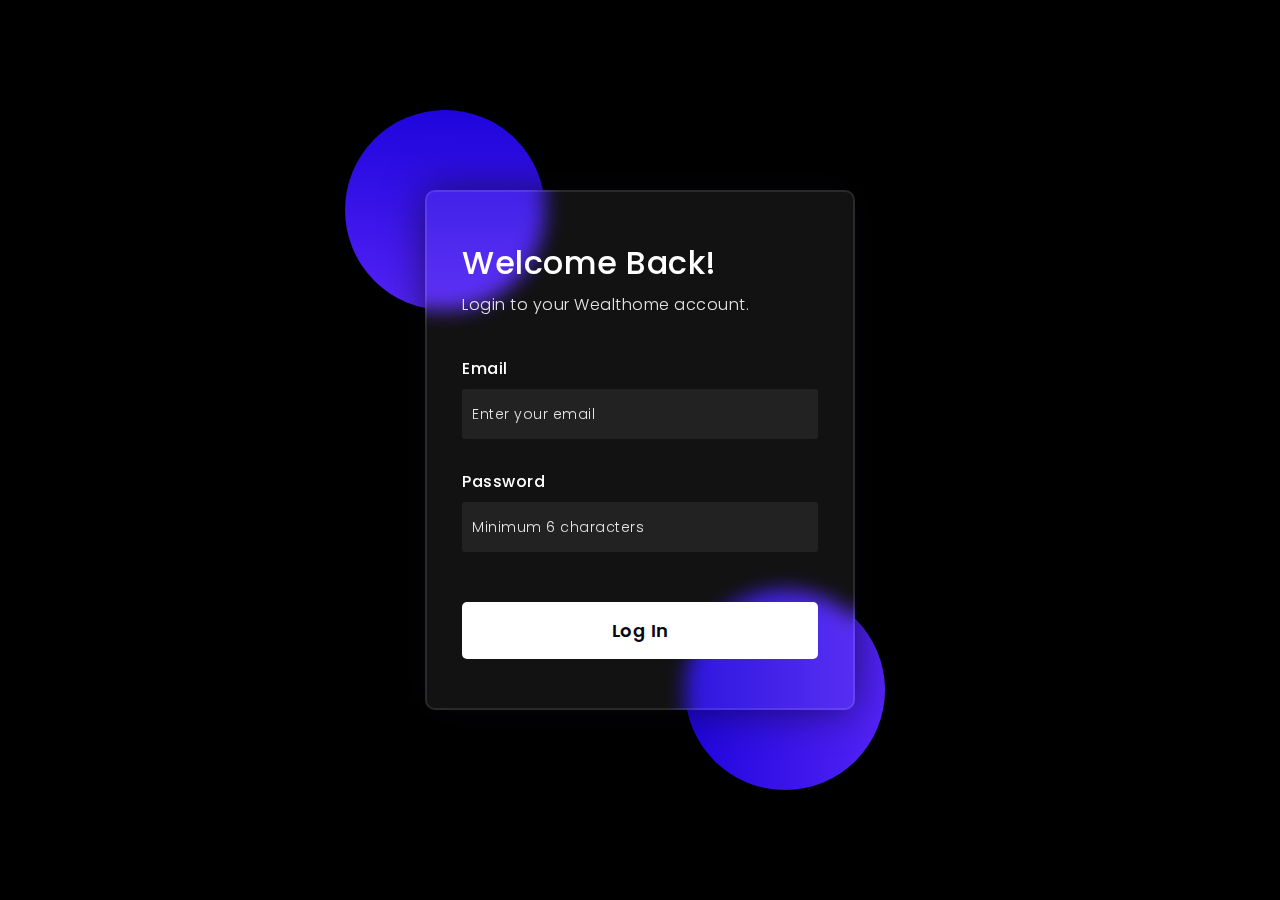
<file: loginorsignin.htm>
<!DOCTYPE html>
<html lang="en">
<head>
    <title> Sign-in Form</title>
    <!--Google Font-->
    <link rel="preconnect" href="https://fonts.gstatic.com">
    <link href="https://fonts.googleapis.com/css2?family=Poppins:wght@300;500;600&display=swap" rel="stylesheet">
    <!--Stylesheet-->
    <link rel="stylesheet" href="login.css">
    <script href="./assets/js/login.js"></script>
</head>
<body>
    <div class="background">
        <div class="shape"></div>
        <div class="shape"></div>
    </div>
    <form action = 'connect.php'>
        <h3>Welcome Back!
            <span>Login to your Wealthome account.</span>
        </h3>

        <label for="email">Email</label>
        <input type="text" placeholder="Enter your email" id="email">

        <label for="password">Password</label>
        <input type="password" placeholder="Minimum 6 characters" id="password">

        <button>Log In</button>
    </form>
</body>
</html>
</file>
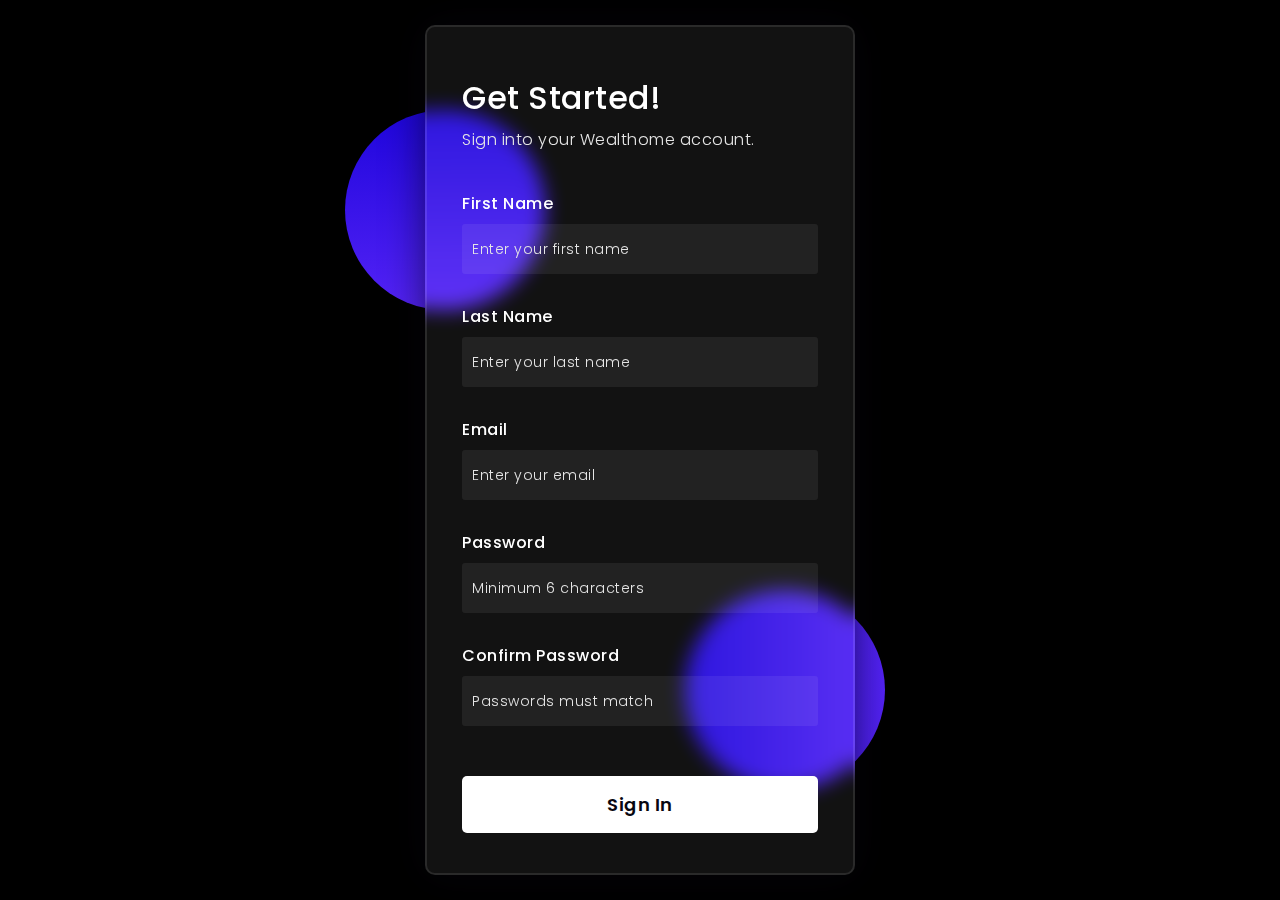
<file: signin.html>
<!DOCTYPE html>
<html lang="en">
<head>
    <title> Sign-in Form</title>
    <!--Google Font-->
    <link rel="preconnect" href="https://fonts.gstatic.com">
    <link href="https://fonts.googleapis.com/css2?family=Poppins:wght@300;500;600&display=swap" rel="stylesheet">
    <!--Stylesheet-->
    <link rel="stylesheet" href="signin.css">
</head>
<body>
    <div class="background">
        <div class="shape"></div>
        <div class="shape"></div>
    </div>
    <form action="connect.php" method="post">
        <h3>Get Started!
            <span>Sign into your Wealthome account.</span>
        </h3>

        <label for="firstName">First Name</label>
        <input type="text" placeholder="Enter your first name" id="firstName" name="firstName">

        <label for="lastName">Last Name</label>
        <input type="text" placeholder="Enter your last name" id="lastName" name="lastName">

        <label for="email">Email</label>
        <input type="text" placeholder="Enter your email" id="email" name="email">

        <label for="password">Password</label>
        <input type="password" placeholder="Minimum 6 characters" id="password" name="password">


        <label for="password"> Confirm Password</label>
        <input type="password" placeholder="Passwords must match" id="password" name="password">


        <button>Sign In</button>
    </form>
</body>
</html>
</file>
<file: assets/css/explore.css>
:root {

    /**
     * COLORS
     */
  
    --white: #FFFFFF;
    --yellow: #F6BD26;
    --primary-100: #2179FF;
    --primary-90: #1E6DE5;
    --primary-80: #1B61CC;
    --primary-70: #1755B2;
    --primary-40: #0D3166;
    --primary-20: #071833;
    --secondary-100: #21FFFF;
    --secondary-20: #073333;
    --neutral-100: #FAFCFF;
    --neutral-98: #F2F5FA;
    --neutral-95: #E9ECF2;
    --neutral-90: #DADFE5;
    --neutral-80: #C2C6CC;
    --neutral-60: #919499;
    --neutral-50: #797C80;
    --neutral-40: #616366;
    --neutral-30: #494A4D;
    --neutral-20: #303133;
    --neutral-10: #18191A;
    --neutral-5: #0C0C0D;
    --error-100: #FF2134;
  
    /* gradient */
    --gradient: linear-gradient(270deg, #0F4392 0%, #001D3D 100%);
  
    /**
     * TYPOGRAPHY
     */
    
    /* font family */
    --font-primary: 'Montserrat', sans-serif;
  
    /* font size */
    --fs-base: 62.5%;
    --fs-headline-large: 3.6rem;
    --fs-headline-medium: 2.8rem;
    --fs-headline-small: 2.8rem;
    --fs-title-large: 2.2rem;
    --fs-title-medium: 2rem;
    --fs-title-small: 1.8rem;
    --fs-body-large: 1.6rem;
    --fs-body-medium: 1.6rem;
    --fs-label-large: 1.6rem;
    --fs-label-medium: 1.4rem;
  
    /* line height */
    --lh-headline-large: 44px;
    --lh-headline-medium: 36px;
    --lh-headline-small: 36px;
    --lh-title-large: 28px;
    --lh-title-medium: 24px;
    --lh-title-small: 24px;
    --lh-body-large: 24px;
    --lh-body-medium: 24px;
    --lh-label-large: 24px;
    --lh-label-medium: 20px;
  
    /* font weight */
    --weight-bold: 700;
    --weight-semiBold: 600;
    --weight-regular: 400;
  
    /* letter spacing */
    --traking-n-025: -0.25px;
    --traking-p-05: 0.5px;
  
    /**
     * RADIUS
     */
  
    --radius-small: 8px;
    --radius-medium: 12px;
    --radius-large: 16px;
    --radius-extra-large: 32px;
    --radius-full: 1000px;
    --radius-circle: 50%;
  
    /**
     * SHADOW
     */
  
    --shadow-1: 0px 2px 4px 0px #00000033;
    --shadow-2: 0px 5px 10px 0px #0000000D;
    --shadow-3: 0px 5px 10px 0px #00000033;
    --shadow-4: 0px 10px 20px 0px #0000001A;
  
    /**
     * TRANSITION
     */
  
    --transition-easing-quick: cubic-bezier(0, 0.7, 0.3, 1);
    --transition-duration-quick: 200ms;
    --transition-duration-smooth: 500ms;
  
  }
  
  
  
  
  
  /*-----------------------------------*\
    #RESET
  \*-----------------------------------*/
  
  *,
  *::before,
  *::after {
    margin: 0;
    padding: 0;
    box-sizing: border-box;
  }
  
  li { list-style: none; }
  
  a,
  img,
  span,
  input,
  select,
  button { display: block; }
  
  a {
    color: inherit;
    text-decoration: none;
  }
  
  img { height: auto; }
  
  input,
  button,
  select {
    background: none;
    border: none;
    font: inherit;
  }
  
  button { cursor: pointer; }
  
  input,
  select {
    width: 100%;
    outline: none;
  }
  
  address { font-style: normal; }
  
  select {
    appearance: none;
    -webkit-appearance: none;
    -moz-appearance: none;
  }
  
  html {
    font-family: var(--font-primary);
    font-size: var(--fs-base);
    scroll-behavior: smooth;
  }
  
  body {
    background-color: var(--neutral-98);
    color: var(--neutral-5);
    font-size: var(--fs-body-medium);
    line-height: var(--lh-body-medium);
  }
  
  ::-webkit-scrollbar { width: 12px; }
  
  ::-webkit-scrollbar-track { background-color: var(--neutral-90); }
  
  ::-webkit-scrollbar-thumb {
    background-color: var(--neutral-60);
    border-radius: 4px;
  }
  
  
  
  
  
  /*-----------------------------------*\
    #TYPOGRAPHY
  \*-----------------------------------*/
  
  .headline-large {
    font-size: var(--fs-headline-large);
    line-height: var(--lh-headline-large);
    font-weight: var(--weight-bold);
    letter-spacing: var(--traking-n-025);
  }
  
  .headline-medium {
    font-size: var(--fs-headline-medium);
    line-height: var(--lh-headline-medium);
    font-weight: var(--weight-bold);
  }
  
  .headline-small {
    font-size: var(--fs-headline-small);
    line-height: var(--lh-headline-small);
    font-weight: var(--weight-bold);
  }
  
  .title-large {
    font-size: var(--fs-title-large);
    line-height: var(--lh-title-large);
    font-weight: var(--weight-semiBold);
  }
  
  .title-medium {
    font-size: var(--fs-title-medium);
    line-height: var(--lh-title-medium);
    font-weight: var(--weight-semiBold);
  }
  
  .title-small {
    font-size: var(--fs-title-small);
    line-height: var(--lh-title-small);
    font-weight: var(--weight-semiBold);
  }
  
  .body-large {
    font-size: var(--fs-body-large);
    line-height: var(--lh-body-large);
    font-weight: var(--weight-regular);
  }
  
  .body-medium {
    font-size: var(--fs-body-medium);
    line-height: var(--lh-body-medium);
    font-weight: var(--weight-regular);
  }
  
  .label-medium {
    font-size: var(--fs-label-medium);
    line-height: var(--lh-label-medium);
    font-weight: var(--weight-semiBold);
    letter-spacing: var(--traking-p-05);
  }
  
  
  
  
  
  /*-----------------------------------*\
    #REUSED STYLE
  \*-----------------------------------*/
  
  .material-symbols-rounded {
    display: block;
    width: 1em;
    height: 1em;
    overflow: hidden;
    font-variation-settings: 
    'FILL' 0,
    'wght' 400,
    'GRAD' 0,
    'opsz' 24;
  }
  
  .container {
    padding-inline: 16px;
    max-width: 580px;
    width: 100%;
    margin-inline: auto;
  }
  
  .section { padding-block-end: 60px; }
  
  .title-wrapper { margin-block-end: 32px; }
  
  .img-holder {
    aspect-ratio: var(--width) / var(--height);
    background-color: var(--neutral-80);
    overflow: hidden;
  }
  
  .img-cover {
    width: 100%;
    height: 100%;
    object-fit: cover;
  }
  
  
  
  
  
  /*-----------------------------------*\
    #COMPONENT
  \*-----------------------------------*/
  
  /**
   * BUTTON
   */
  
  .btn {
    display: flex;
    justify-content: center;
    align-items: center;
    gap: 12px;
    height: 48px;
    padding-inline: 24px;
    border-radius: var(--radius-full);
    max-width: max-content;
    transition: var(--transition-duration-quick) var(--transition-easing-quick);
  }
  
  .btn-fill {
    background-color: var(--primary-100);
    color: var(--neutral-100);
  }
  
  .btn-fill:where(:hover, :focus) {
    background-color: var(--primary-90);
    box-shadow: var(--shadow-1);
  }
  
  .btn-fill:where(:active, :focus-visible) { background-color: var(--primary-80); }
  
  .btn-outline {
    color: var(--primary-100);
    box-shadow: inset 0 0 0 2px var(--primary-100);
  }
  
  .btn-outline:where(:hover, :focus, :focus-visible) { color: var(--neutral-100); }
  
  .btn-outline:hover { background-color: var(--primary-100); }
  
  .btn-outline:focus { background-color: var(--primary-90); }
  
  .btn-outline:where(:active, :focus-visible) { background-color: var(--primary-80); }
  
  
  
  /**
   * ICON BTN
   */
  
  .icon-btn {
    height: 40px;
    width: 40px;
    display: grid;
    place-items: center;
    background-color: var(--neutral-100);
    color: var(--neutral-10);
    border-radius: var(--radius-small);
    box-shadow: var(--shadow-3);
    transition: var(--transition-duration-quick) var(--transition-easing-quick);
  }
  
  .icon-btn:where(:hover, :focus-visible) { background-color: var(--neutral-90); }
  
  
  
  /**
   * BADGE
   */
  
  .badge {
    height: 32px;
    max-width: max-content;
    display: grid;
    place-items: center;
    padding-inline: 16px;
    background-color: var(--secondary-100);
    border-radius: var(--radius-small);
    box-shadow: var(--shadow-3);
  }
  
  
  
  /**
   * CARD
   */
  
  .card {
    border-radius: var(--radius-large);
    overflow: hidden;
    box-shadow: var(--shadow-2);
    transition: var(--transition-duration-quick) var(--transition-easing-quick);
  }
  
  .card:where(:hover, :focus-within) { box-shadow: var(--shadow-4); }
  
  .card-banner { position: relative; }
  
  .card-banner .img-cover {
    transition: var(--transition-duration-smooth) var(--transition-easing-quick);
  }
  
  .card:where(:hover, :focus-within) .img-cover {
    scale: 1.05;
    rotate: 2deg;
  }
  
  .card :where(.badge, .icon-btn) {
    position: absolute;
    top: 20px;
  }
  
  .card .badge { left: 20px; }
  
  .card .icon-btn {
    right: 20px;
    opacity: 0;
    visibility: hidden;
    scale: 0.8;
    transition: var(--transition-duration-quick) var(--transition-easing-quick);
  }
  
  .fav-btn { color: var(--error-100); }
  
  .fav-btn.active .material-symbols-rounded {
    font-variation-settings: 'FILL' 1;
  }
  
  .card:where(:hover, :focus-within) .icon-btn {
    scale: 1;
    opacity: 1;
    visibility: visible;
  }
  
  .card-content { padding: 20px 20px 24px; }
  
  .card-title {
    margin-block: 8px;
    color: var(--neutral-20);
    white-space: nowrap;
    overflow: hidden;
    text-overflow: ellipsis;
    transition: var(--transition-duration-quick) var(--transition-easing-quick);
  }
  
  .card-title:where(:hover, :focus-visible) { color: var(--primary-100); }
  
  .card-text { color: var(--neutral-40); }
  
  .card-meta-list {
    padding-block-start: 16px;
    margin-block-start: 16px;
    border-block-start: 1px solid var(--neutral-90);
    display: flex;
    justify-content: space-between;
    align-items: center;
    flex-wrap: wrap;
    gap: 12px;
  }
  
  .card .meta-item {
    display: flex;
    align-items: center;
    gap: 4px;
    color: var(--neutral-20);
  }
  
  
  
  
  
  /*-----------------------------------*\
    #HEADER
  \*-----------------------------------*/
  
  .header {
    position: fixed;
    top: 0;
    left: 0;
    width: 100%;
    height: 100px;
    z-index: 4;
  }
  
  .header.active {
    animation: slide_in 500ms ease forwards;
    height: 72px;
    background-color: var(--primary-40);
  }
  
  @keyframes slide_in {
    0% { transform: translateY(-100%); }
    100% { transform: translateY(0); }
  }
  
  .header .container {
    position: relative;
    display: flex;
    justify-content: space-between;
    align-items: center;
    height: 100%;
  }
  
  .nav-toggle-btn .close,
  .nav-toggle-btn.active .open { display: none; }
  
  .nav-toggle-btn .open,
  .nav-toggle-btn.active .close { display: block; }
  
  .navbar {
    position: absolute;
    top: 85%;
    right: 16px;
    background-color: var(--neutral-100);
    min-width: 260px;
    padding: 10px;
    border-radius: var(--radius-large);
    box-shadow: var(--shadow-1);
    visibility: hidden;
    opacity: 0;
    scale: 0.4;
    transition: var(--transition-duration-quick) var(--transition-easing-quick);
    transform-origin: top right;
    z-index: 4;
  }
  
  .navbar.active {
    visibility: visible;
    opacity: 1;
    scale: 1;
  }
  
  .navbar,
  .navbar-list,
  .navbar-wrapper {
    display: grid;
    gap: 8px;
  }
  
  .navbar-link,
  .btn-link {
    color: var(--neutral-30);
    padding: 6px 12px;
    transition: var(--transition-duration-quick) var(--transition-easing-quick);
  }
  
  .btn-link {
    border-block-start: 1px solid var(--neutral-90);
    padding-block-start: 14px;
  }
  
  :is(.navbar-link, .btn-link):is(:hover, :focus-visible),
  .navbar-link.active { color: var(--primary-100); }
  
  .navbar .btn { min-width: 100%; }
  
  
  
  
  
  /*-----------------------------------*\
    #HERO
  \*-----------------------------------*/
  
  .hero-banner { display: none; }
  
  .hero {
    position: relative;
    background-image: var(--gradient);
    color: var(--neutral-90);
    padding-block: 130px 60px;
    overflow: hidden;
    isolation: isolate;
  }
  
  .hero-title { color: var(--neutral-100); }
  
  .hero-text { margin-block: 16px 32px; }
  
  .search-bar {
    background: var(--white);
    display: grid;
    padding: 8px;
    gap: 8px;
    border-radius: 16px;
    box-shadow: var(--shadow-4);
  }
  
  .search-item {
    position: relative;
    color: var(--neutral-50);
  }
  
  .search-item .search-item-field {
    height: 76px;
    padding: 40px 16px 12px;
    border-radius: var(--radius-medium);
    transition: var(--transition-duration-quick) var(--transition-easing-quick);
    cursor: pointer;
  }
  
  .search-item .search-item-field:where(:hover, :focus) {
    background-color: var(--neutral-95);
  }
  
  .search-item :where(.label, .material-symbols-rounded) {
    position: absolute;
    pointer-events: none;
  }
  
  .search-item .label {
    top: 12px;
    left: 16px;
    color: var(--neutral-5);
  }
  
  .search-item .material-symbols-rounded {
    top: 50%;
    right: 16px;
    translate: 0 -50%;
    color: var(--primary-100);
  }
  
  .search-btn {
    background: var(--primary-100);
    color: var(--neutral-100);
    display: flex;
    justify-content: center;
    align-items: center;
    height: 64px;
    padding-inline: 24px;
    gap: 12px;
    border-radius: 12px;
    transition: var(--transition-duration-quick) var(--transition-easing-quick);
  }
  
  .search-btn:where(:hover, :focus) { background-color: var(--primary-80); }
  
  .search-btn:where(:active, :focus-visible) { background-color: var(--primary-70); }
  
  .hero .bg-pattern {
    position: absolute;
    top: 50%;
    left: 25%;
    right: 0;
    translate: 0 -50%;
    min-height: 100%;
    pointer-events: none;
    z-index: -2;
  }
  
  
  
  
  
  /*-----------------------------------*\
    #PROPERTY
  \*-----------------------------------*/
  
  .property { padding-block-start: 60px; }
  
  .property .section-text {
    margin-block: 8px 16px;
    color: var(--neutral-30);
  }
  
  .property-list {
    display: grid;
    grid-template-columns: repeat(auto-fit, minmax(280px, 1fr));
    gap: 16px;
  }
  
  /**
   * FOOTER
   */

   .footer-brand { grid-column: auto; }

   .footer-top .container { grid-template-columns: 580px repeat(3, 1fr); }
</file>
<file: login.css>
*,
*:before,
*:after{
    padding: 0;
    margin: 0;
    box-sizing: border-box;
}
body{
    background-color: rgb(0, 0, 0);
}
.background{
    width: 430px;
    height: 520px;
    position: absolute;
    transform: translate(-50%,-50%);
    left: 50%;
    top: 50%;
}
.background .shape{
    height: 200px;
    width: 200px;
    position: absolute;
    border-radius: 50%;
}
.shape:first-child{
    background: linear-gradient(
        #1e05dc,
        #5423f6
    );
    left: -80px;
    top: -80px;
}
.shape:last-child{
    background: linear-gradient(
        to right,
        #1e05dc,
        #5423f6
    );
    right: -30px;
    bottom: -80px;
}
form{
    height: 520px;
    width: 430px;
    background-color: rgba(255,255,255,0.07);
    position: absolute;
    transform: translate(-50%,-50%);
    top: 50%;
    left: 50%;
    border-radius: 10px;
    backdrop-filter: blur(10px);
    border: 2px solid rgba(255,255,255,0.1);
    box-shadow: 0 0 40px rgba(8,7,16,0.6);
    padding: 50px 35px;
}
form *{
    font-family: 'Poppins',sans-serif;
    color: #ffffff;
    letter-spacing: 0.5px;
    outline: none;
    border: none;
}
form h3{
    font-size: 32px;
    font-weight: 500;
    line-height: 42px;
}
form h3 span{
    display: block;
    font-size: 16px;
    font-weight: 300;
    color: #e5e5e5;
}
label{
    display: block;
    margin-top: 30px;
    font-size: 16px;
    font-weight: 500;
}
input{
    display: block;
    height: 50px;
    width: 100%;
    background-color: rgba(255,255,255,0.07);
    border-radius: 3px;
    padding: 0 10px;
    margin-top: 8px;
    font-size: 14px;
    font-weight: 300;
}
::placeholder{
    color: #e5e5e5;
}
button{
    margin-top: 50px;
    width: 100%;
    background-color: #ffffff;
    color: #080710;
    padding: 15px 0;
    font-size: 18px;
    font-weight: 600;
    border-radius: 5px;
    cursor: pointer;
}
</file>
<file: signin.css>
*,
*:before,
*:after{
    padding: 0;
    margin: 0;
    box-sizing: border-box;
}
body{
    background-color: rgb(0, 0, 0);
}
.background{
    width: 430px;
    height: 520px;
    position: absolute;
    transform: translate(-50%,-50%);
    left: 50%;
    top: 50%;
}
.background .shape{
    height: 200px;
    width: 200px;
    position: absolute;
    border-radius: 50%;
}
.shape:first-child{
    background: linear-gradient(
        #1e05dc,
        #5423f6
    );
    left: -80px;
    top: -80px;
}
.shape:last-child{
    background: linear-gradient(
        to right,
        #1e05dc,
        #5423f6
    );
    right: -30px;
    bottom: -80px;
}
form{
    height: 850px;
    width: 430px;
    background-color: rgba(255,255,255,0.07);
    position: absolute;
    transform: translate(-50%,-50%);
    top: 50%;
    left: 50%;
    border-radius: 10px;
    backdrop-filter: blur(10px);
    border: 2px solid rgba(255,255,255,0.1);
    box-shadow: 0 0 40px rgba(8,7,16,0.6);
    padding: 50px 35px;
}
form *{
    font-family: 'Poppins',sans-serif;
    color: #ffffff;
    letter-spacing: 0.5px;
    outline: none;
    border: none;
}
form h3{
    font-size: 32px;
    font-weight: 500;
    line-height: 42px;
}
form h3 span{
    display: block;
    font-size: 16px;
    font-weight: 300;
    color: #e5e5e5;
}
label{
    display: block;
    margin-top: 30px;
    font-size: 16px;
    font-weight: 500;
}
input{
    display: block;
    height: 50px;
    width: 100%;
    background-color: rgba(255,255,255,0.07);
    border-radius: 3px;
    padding: 0 10px;
    margin-top: 8px;
    font-size: 14px;
    font-weight: 300;
}
::placeholder{
    color: #e5e5e5;
}
button{
    margin-top: 50px;
    width: 100%;
    background-color: #ffffff;
    color: #080710;
    padding: 15px 0;
    font-size: 18px;
    font-weight: 600;
    border-radius: 5px;
    cursor: pointer;
}
</file>
